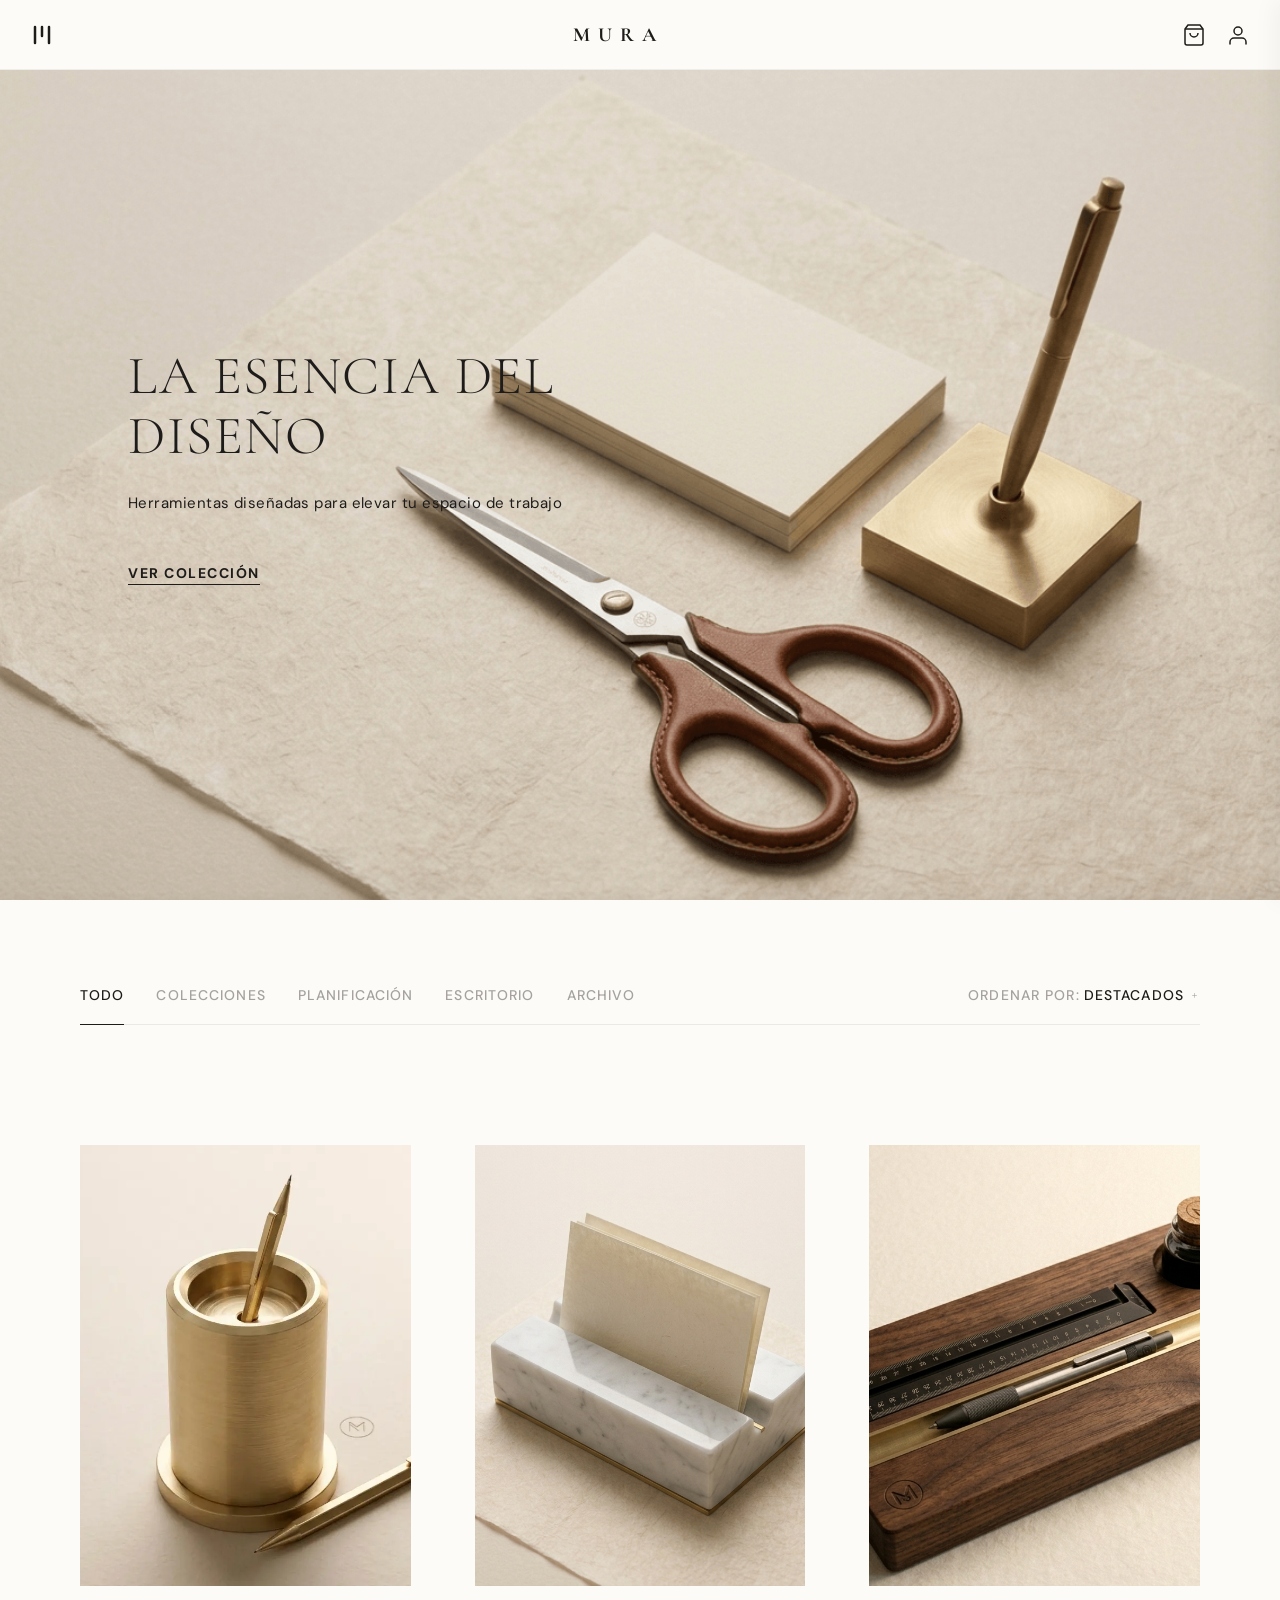
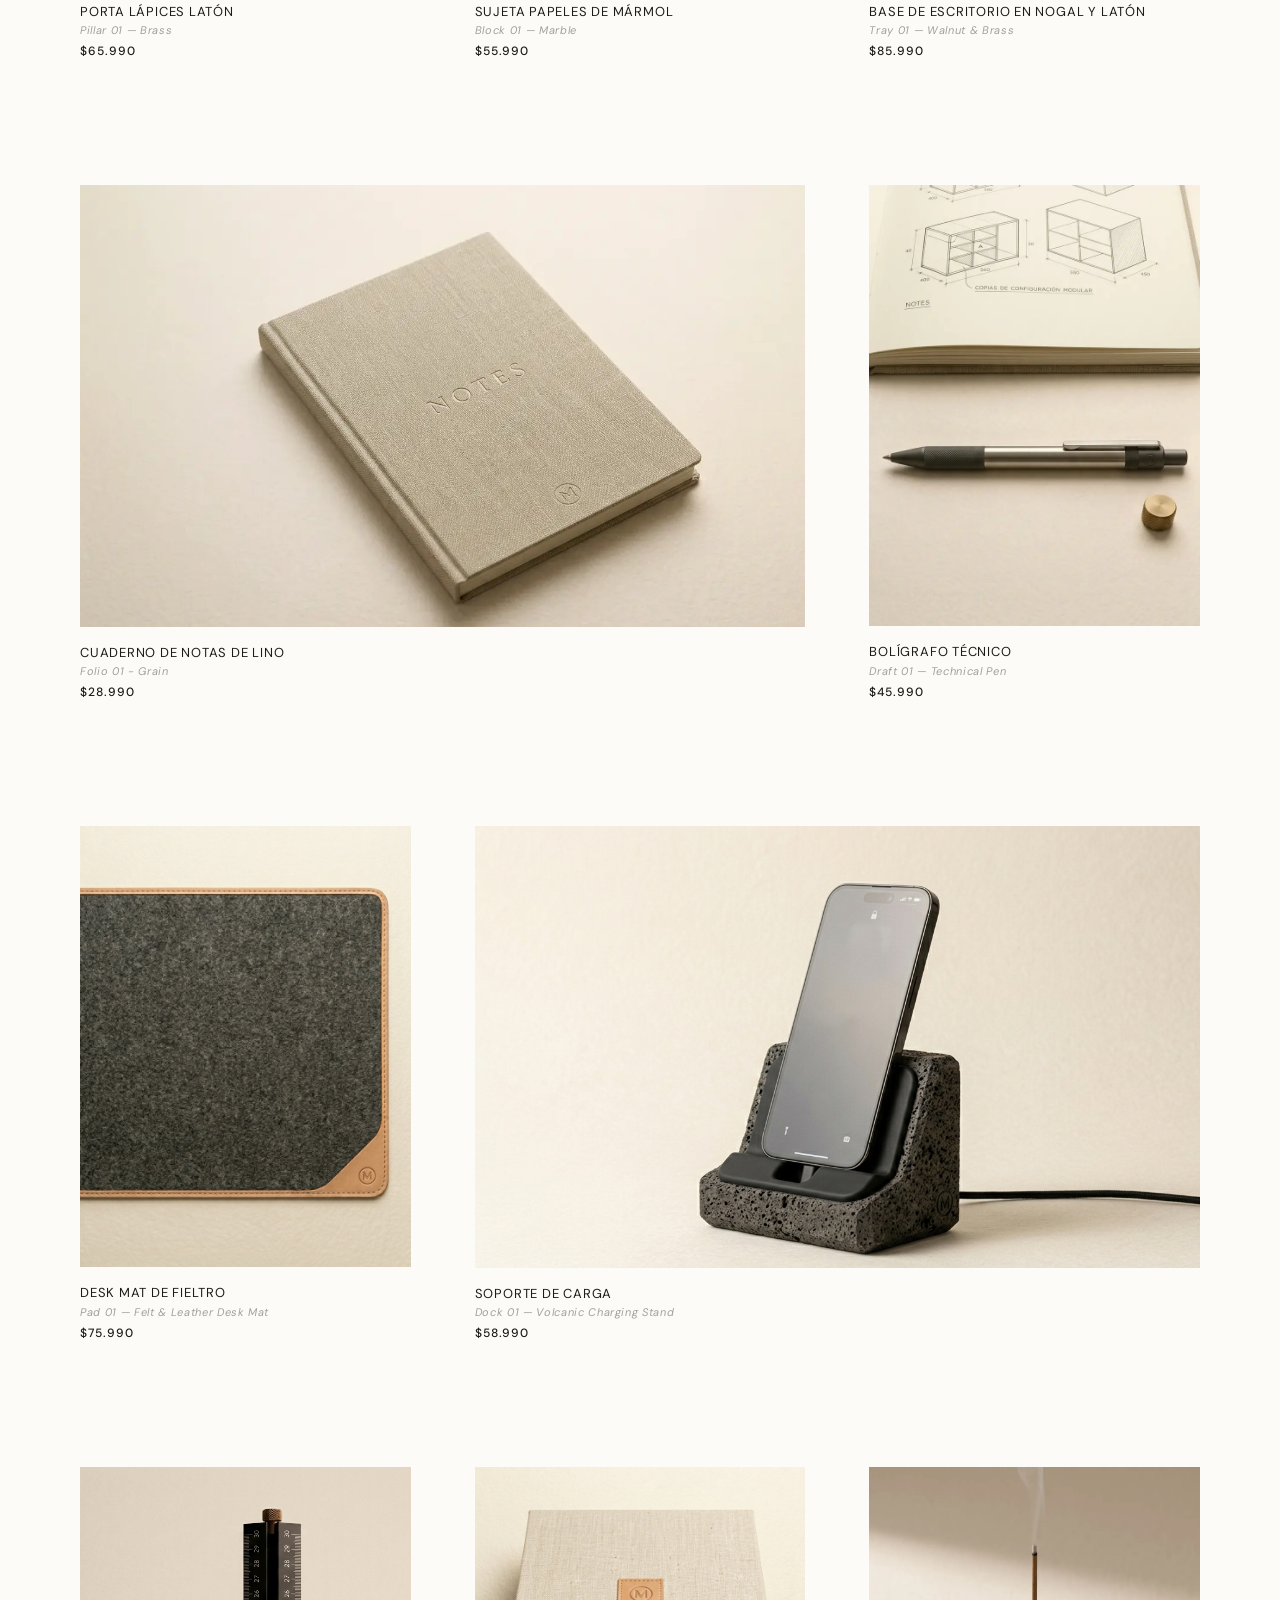
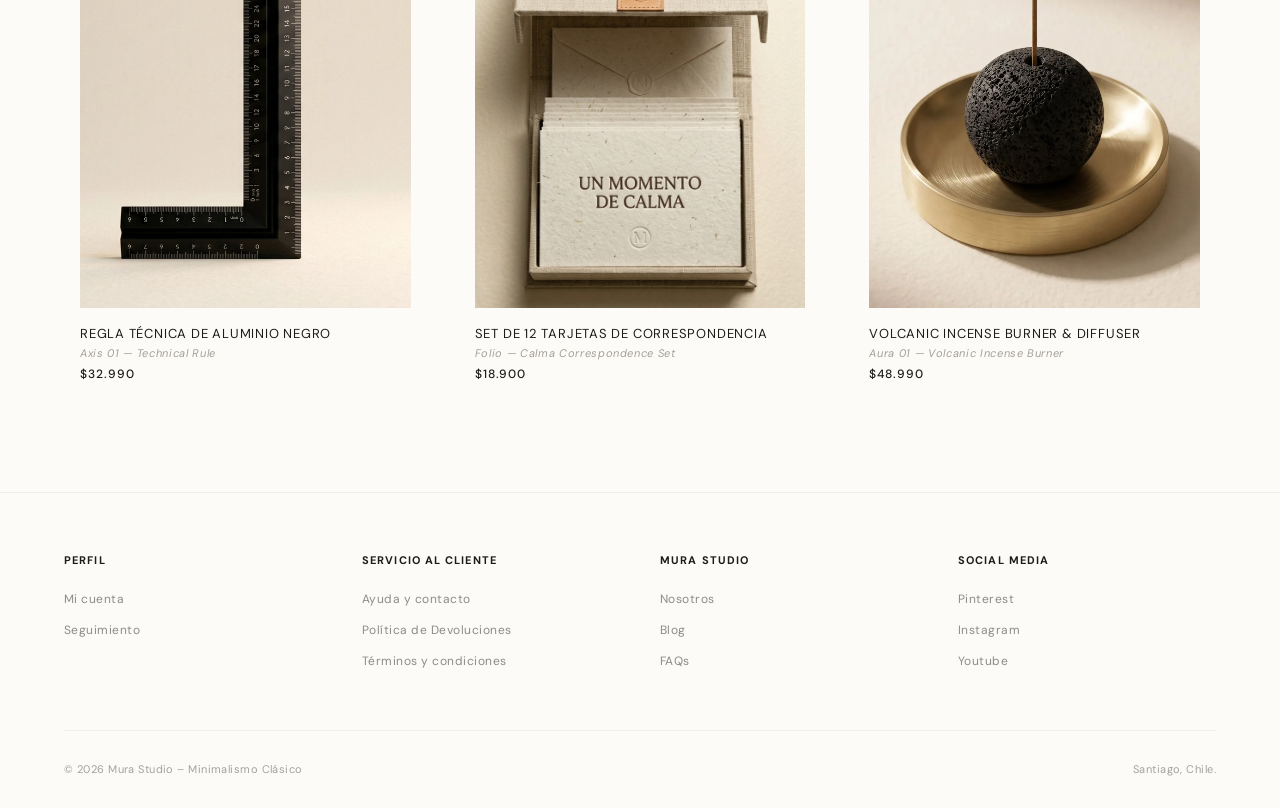
<file: index.html>
<!doctype html>
<html lang="es">
  <head>
    <meta charset="UTF-8" />
    <meta name="viewport" content="width=device-width, initial-scale=1.0" />
    <title>Mura Studio • E-commerce</title>

    <!-- Fuentes Editoriales y Minimalistas -->
    <link rel="preconnect" href="https://fonts.googleapis.com" />
    <link rel="preconnect" href="https://fonts.gstatic.com" crossorigin />
    <link
      href="https://fonts.googleapis.com/css2?family=Cormorant+Garamond:ital,wght@0,300..700;1,300..700&family=DM+Sans:ital,opsz,wght@0,9..40,100..1000;1,9..40,100..1000&display=swap"
      rel="stylesheet"
    />

    <!-- Precarga de Imagen Crítica (LCP) -->
    <link rel="preload" as="image" href="../assets/images/hero-mura.png" />

    <!-- Estilos de Terceros y Propios -->
    <link
      rel="stylesheet"
      href="https://cdn.jsdelivr.net/npm/swiper@11/swiper-bundle.min.css"
    />
    <link rel="stylesheet" href="css/main.css" />
  </head>
  <body>
    <!-- 🌟 UBICACIÓN CORRECTA: Notificación global flotante al inicio del body -->
    <div id="cart-toast-notification" class="cart-toast"></div>

    <!-- ==========================================================================
       HEADER (Navegación Superior)
       ========================================================================== -->
    <header class="site-header">
      <div class="header-container">
        <div class="header-action-left">
          <button
            class="icon-btn icon-btn-menu"
            id="openMenuBtn"
            aria-label="Abrir menú"
          >
            <svg
              width="24"
              height="24"
              viewBox="0 0 24 24"
              fill="none"
              xmlns="http://www.w3.org/2000/svg"
            >
              <path
                d="M5 4V20"
                stroke="currentColor"
                stroke-width="2.5"
                stroke-linecap="round"
              />
              <path
                d="M12 4V13"
                stroke="currentColor"
                stroke-width="2.5"
                stroke-linecap="round"
              />
              <path
                d="M19 4V20"
                stroke="currentColor"
                stroke-width="2.5"
                stroke-linecap="round"
              />
            </svg>
          </button>
        </div>

        <div class="header-logo site-logo">
          <a href="index.html">MURA</a>
        </div>

        <div class="header-actions-right">
          <!-- Eliminar o comentar este botón:
          <button class="icon-btn" aria-label="Buscar producto">
            <svg
              width="24"
              height="24"
              viewBox="0 0 24 24"
              fill="none"
              stroke="currentColor"
              stroke-width="1.5"
            >
              <circle cx="11" cy="11" r="8" />
              <line x1="21" y1="21" x2="16.65" y2="16.65" />
            </svg>
          </button> -->

          <!-- 🛠️ CORREGIDO: Se removió onclick inline y se asignó un ID sólido -->
          <button
            class="icon-btn header-cart-toggle"
            id="cartToggleBtn"
            aria-label="Ver carrito"
          >
            <svg
              width="24"
              height="24"
              viewBox="0 0 24 24"
              fill="none"
              stroke="currentColor"
              stroke-width="1.5"
            >
              <path d="M6 2L3 6v14a2 2 0 0 0 2 2h14a2 2 0 0 0 2-2V6l-3-4z" />
              <line x1="3" y1="6" x2="21" y2="6" />
              <path d="M16 10a4 4 0 0 1-8 0" />
            </svg>
            <span class="cart-dot"></span>
          </button>

          <a href="mi-cuenta.html" class="icon-btn" aria-label="Mi cuenta">
            <svg
              width="24"
              height="24"
              viewBox="0 0 24 24"
              fill="none"
              stroke="currentColor"
              stroke-width="1.5"
              stroke-linecap="round"
              stroke-linejoin="round"
            >
              <circle cx="12" cy="8" r="4" />
              <path d="M20 21v-2a4 4 0 0 0-4-4H8a4 4 0 0 0-4 4v2" />
            </svg>
          </a>
        </div>
      </div>
    </header>

    <!-- ==========================================================================
       MAIN CONTENT (Contenido Principal)
       ========================================================================== -->
    <main>
      <!-- Hero / Portada principal -->
      <section class="hero-section hero-content-wrapper">
        <div class="hero-text-container">
          <h1 class="hero-title">LA ESENCIA DEL DISEÑO</h1>
          <p class="hero-subtitle">
            Herramientas diseñadas para elevar tu espacio de trabajo
          </p>
          <button class="btn nav-link-filter" data-category="colecciones">VER COLECCIÓN</button>
           
        </div>
      </section>

      <!-- Barra de Filtros y Ordenamiento -->
      <section class="catalog-controls-section">
        <div class="catalog-container">
          <div class="filter-order-bar">
            <nav class="main-categories-nav">
              <button class="category-main-btn is-active">Todo</button>
              <button class="category-main-btn">Colecciones</button>
              <button class="category-main-btn">Planificación</button>
              <button class="category-main-btn">Escritorio</button>
              <button class="category-main-btn">Archivo</button>
            </nav>

            <div class="controls-right-group">
              <div class="catalog-sort" id="customSortDropdown">
                <button class="sort-trigger-btn" aria-expanded="false">
                  Ordenar por:
                  <span class="sort-target" id="currentTarget">Destacados</span>
                  <span class="sort-icon">＋</span>
                </button>
                <ul class="sort-options-list">
                  <li class="sort-item is-selected" data-value="destacados">
                    Destacados
                  </li>
                  <li class="sort-item" data-value="novedades">Lo más nuevo</li>
                  <li class="sort-item" data-value="precio-asc">
                    Precio: Menor a Mayor
                  </li>
                  <li class="sort-item" data-value="precio-desc">
                    Precio: Mayor a Menor
                  </li>
                </ul>
              </div>
            </div>
          </div>
        </div>
      </section>

      <!-- Grilla de Productos -->
      <section class="products-grid-section">
        <div class="catalog-container">
          <div id="products-grid" class="products-grid"></div>
        </div>
      </section>
    </main>

    <!-- ==========================================================================
       DRAWERS & INTERFACES LATERALES
       ========================================================================== -->

    <!-- Menú de Navegación Lateral Izquierdo -->
    <aside class="menu-drawer" id="menuDrawer">
      <div class="drawer-header">
        <button
          class="icon-btn close-btn"
          id="closeMenuBtn"
          aria-label="Cerrar menú"
        >
          <svg
            width="24"
            height="24"
            viewBox="0 0 24 24"
            fill="none"
            xmlns="http://www.w3.org/2000/svg"
          >
            <path
              d="M18 6L6 18M6 6L18 18"
              stroke="currentColor"
              stroke-width="1.5"
              stroke-linecap="round"
              stroke-linejoin="round"
            />
          </svg>
        </button>
        <span class="drawer-brand">MURA</span>
      </div>
      <nav class="drawer-nav">
        <ul class="drawer-links">
          <li>
            <a href="#" class="nav-link-filter" data-category="todo">Todo</a>
          </li>
          <li>
            <a href="#" class="nav-link-filter" data-category="colecciones"
              >Colecciones</a
            >
          </li>
          <li>
            <a href="#" class="nav-link-filter" data-category="planificacion"
              >Planificación</a
            >
          </li>
          <li>
            <a href="#" class="nav-link-filter" data-category="escritorio"
              >Escritorio</a
            >
          </li>
          <li>
            <a href="#" class="nav-link-filter" data-category="archivo"
              >Archivo</a
            >
          </li>
          <!-- Separador visual sutil -->
          <div class="drawer-divider"></div>
          <li><a href="nosotros.html">Sobre Mura</a></li>
          <li><a href="mi-cuenta.html">Mi Cuenta</a></li>
          <li><a href="seguimiento.html">Seguimiento de Pedido</a></li>
          <li><a href="contacto.html">Ayuda y Contacto</a></li>
          <li><a href="reembolsos.html">Política de Devoluciones</a></li>
        </ul>
      </nav>
    </aside>

    <aside class="cart-drawer" id="cart-drawer">
      <div class="drawer-header">
        <button
          class="icon-btn close-btn"
          id="closeCartBtn"
          aria-label="Cerrar carrito"
        >
          <svg
            width="24"
            height="24"
            viewBox="0 0 24 24"
            fill="none"
            stroke="currentColor"
            stroke-width="1.5"
          >
            <path d="M18 6L6 18M6 6L18 18" stroke-linecap="round" />
          </svg>
        </button>
        <span class="drawer-brand">TU COLECCIÓN</span>
      </div>

      <div class="cart-body"></div>

      <div class="cart-footer">
        <div class="cart-total-row">
          <span>Subtotal:</span>
          <span class="total-price">$0</span>
        </div>
        <button class="btn checkout-submit-btn">PROCESAR COMPRA</button>
      </div>
    </aside>

    <footer class="site-footer">
      <div class="footer-container">
        <div class="footer-nav">
          <div class="footer-group">
            <button class="footer-trigger" aria-expanded="false">
              PERFIL <span class="footer-icon"></span>
            </button>
            <div class="footer-panel">
              <ul class="footer-links">
                <li><a href="mi-cuenta.html">Mi cuenta</a></li>
                <li><a href="seguimiento.html">Seguimiento</a></li>
              </ul>
            </div>
          </div>

          <div class="footer-group">
            <button class="footer-trigger" aria-expanded="false">
              SERVICIO AL CLIENTE <span class="footer-icon"></span>
            </button>
            <div class="footer-panel">
              <ul class="footer-links">
                <li><a href="contacto.html">Ayuda y contacto</a></li>
                <li><a href="reembolsos.html">Política de Devoluciones</a></li>
                <li><a href="proximamente.html">Términos y condiciones</a></li>
              </ul>
            </div>
          </div>

          <div class="footer-group">
            <button class="footer-trigger" aria-expanded="false">
              MURA STUDIO <span class="footer-icon"></span>
            </button>
            <div class="footer-panel">
              <ul class="footer-links">
                <li><a href="nosotros.html">Nosotros</a></li>
                <li><a href="proximamente.html">Blog</a></li>
                <li><a href="proximamente.html">FAQs</a></li>
              </ul>
            </div>
          </div>

          <div class="footer-group">
            <button class="footer-trigger" aria-expanded="false">
              SOCIAL MEDIA <span class="footer-icon"></span>
            </button>
            <div class="footer-panel">
              <ul class="footer-links">
                <li>
                  <a href="https://pinterest.com" target="_blank" rel="noopener"
                    >Pinterest</a
                  >
                </li>
                <li>
                  <a href="https://instagram.com" target="_blank" rel="noopener"
                    >Instagram</a
                  >
                </li>
                <li>
                  <a href="https://youtube.com" target="_blank" rel="noopener"
                    >Youtube</a
                  >
                </li>
              </ul>
            </div>
          </div>
        </div>

        <div class="footer-bottom">
          <p class="copyright">© 2026 Mura Studio – Minimalismo Clásico</p>
          <p class="location">Santiago, Chile.</p>
        </div>
      </div>
    </footer>

    <div class="drawer-overlay" id="drawerOverlay"></div>

    <script src="https://cdn.jsdelivr.net/npm/swiper@11/swiper-bundle.min.js"></script>
    <script src="js/products.js"></script>
    <script src="js/cart.js"></script>
    <script src="js/main.js"></script>
  </body>
</html>
</file>
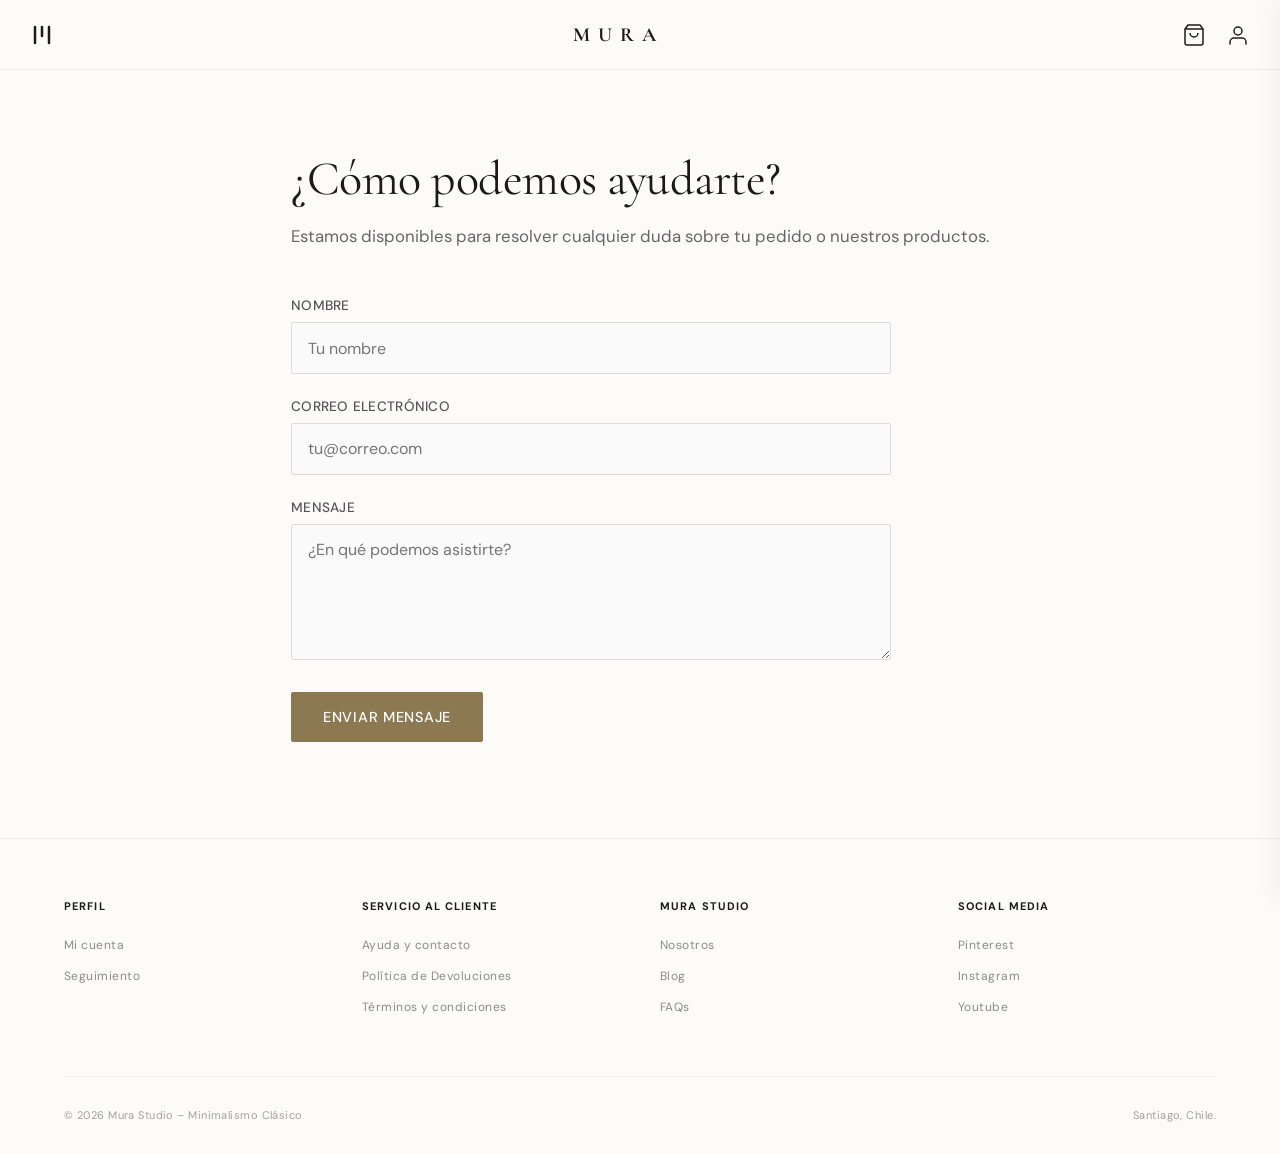
<file: contacto.html>
<!doctype html>
<html lang="es">
  <head>
    <meta charset="UTF-8" />
    <meta name="viewport" content="width=device-width, initial-scale=1.0" />
    <title>Contacto • Mura Studio</title>

    <!-- Fuentes Editoriales y Minimalistas -->
    <link rel="preconnect" href="https://fonts.googleapis.com" />
    <link rel="preconnect" href="https://fonts.gstatic.com" crossorigin />
    <link
      href="https://fonts.googleapis.com/css2?family=Cormorant+Garamond:ital,wght@0,300..700;1,300..700&family=DM+Sans:ital,opsz,wght@0,9..40,100..1000;1,9..40,100..1000&display=swap"
      rel="stylesheet"
    />

    <!-- Estilos Propios -->
    <link rel="stylesheet" href="css/main.css" />
  </head>
  <body>
    <header class="site-header">
      <div class="header-container">
        <div class="header-action-left">
          <button
            class="icon-btn icon-btn-menu"
            id="openMenuBtn"
            aria-label="Abrir menú"
          >
            <svg
              width="24"
              height="24"
              viewBox="0 0 24 24"
              fill="none"
              xmlns="http://www.w3.org/2000/svg"
            >
              <path
                d="M5 4V20"
                stroke="currentColor"
                stroke-width="2.5"
                stroke-linecap="round"
              />
              <path
                d="M12 4V13"
                stroke="currentColor"
                stroke-width="2.5"
                stroke-linecap="round"
              />
              <path
                d="M19 4V20"
                stroke="currentColor"
                stroke-width="2.5"
                stroke-linecap="round"
              />
            </svg>
          </button>
        </div>

        <div class="header-logo site-logo">
          <a href="index.html">MURA</a>
        </div>

        <div class="header-actions-right">
          <!-- Eliminar o comentar este botón:
          <button class="icon-btn" aria-label="Buscar producto">
            <svg
              width="24"
              height="24"
              viewBox="0 0 24 24"
              fill="none"
              stroke="currentColor"
              stroke-width="1.5"
            >
              <circle cx="11" cy="11" r="8" />
              <line x1="21" y1="21" x2="16.65" y2="16.65" />
            </svg>
          </button> -->

          <!-- 🛠️ CORREGIDO: Se removió onclick inline y se asignó un ID sólido -->
          <button
            class="icon-btn header-cart-toggle"
            id="cartToggleBtn"
            aria-label="Ver carrito"
          >
            <svg
              width="24"
              height="24"
              viewBox="0 0 24 24"
              fill="none"
              stroke="currentColor"
              stroke-width="1.5"
            >
              <path d="M6 2L3 6v14a2 2 0 0 0 2 2h14a2 2 0 0 0 2-2V6l-3-4z" />
              <line x1="3" y1="6" x2="21" y2="6" />
              <path d="M16 10a4 4 0 0 1-8 0" />
            </svg>
            <span class="cart-dot"></span>
          </button>

         <a href="mi-cuenta.html" class="icon-btn" aria-label="Mi cuenta">
            <svg
              width="24"
              height="24"
              viewBox="0 0 24 24"
              fill="none"
              stroke="currentColor"
              stroke-width="1.5"
              stroke-linecap="round"
              stroke-linejoin="round"
            >
              <circle cx="12" cy="8" r="4" />
              <path d="M20 21v-2a4 4 0 0 0-4-4H8a4 4 0 0 0-4 4v2" />
            </svg>
          </a>
        </div>
      </div>
    </header>
    <!-- Menú de Navegación Lateral Izquierdo -->
    <aside class="menu-drawer" id="menuDrawer">
      <div class="drawer-header">
        <button
          class="icon-btn close-btn"
          id="closeMenuBtn"
          aria-label="Cerrar menú"
        >
          <svg
            width="24"
            height="24"
            viewBox="0 0 24 24"
            fill="none"
            xmlns="http://www.w3.org/2000/svg"
          >
            <path
              d="M18 6L6 18M6 6L18 18"
              stroke="currentColor"
              stroke-width="1.5"
              stroke-linecap="round"
              stroke-linejoin="round"
            />
          </svg>
        </button>
        <span class="drawer-brand">MURA</span>
      </div>
      <nav class="drawer-nav">
         <ul class="drawer-links">
          <li>
            <a href="#" class="nav-link-filter" data-category="todo">Todo</a>
          </li>
          <li>
            <a href="#" class="nav-link-filter" data-category="colecciones"
              >Colecciones</a
            >
          </li>
          <li>
            <a href="#" class="nav-link-filter" data-category="planificacion"
              >Planificación</a
            >
          </li>
          <li>
            <a href="#" class="nav-link-filter" data-category="escritorio"
              >Escritorio</a
            >
          </li>
          <li>
            <a href="#" class="nav-link-filter" data-category="archivo"
              >Archivo</a
            >
          </li>
          <!-- Separador visual sutil -->
          <div class="drawer-divider"></div>
          <li><a href="nosotros.html">Sobre Mura</a></li>
          <li><a href="mi-cuenta.html">Mi Cuenta</a></li>
          <li><a href="seguimiento.html">Seguimiento de Pedido</a></li>
          <li><a href="contacto.html">Ayuda y Contacto</a></li>
          <li><a href="reembolsos.html">Política de Devoluciones</a></li>
        </ul>
      </nav>
    </aside>

    <aside class="cart-drawer" id="cart-drawer">
      <div class="drawer-header">
        <button
          class="icon-btn close-btn"
          id="closeCartBtn"
          aria-label="Cerrar carrito"
        >
          <svg
            width="24"
            height="24"
            viewBox="0 0 24 24"
            fill="none"
            stroke="currentColor"
            stroke-width="1.5"
          >
            <path d="M18 6L6 18M6 6L18 18" stroke-linecap="round" />
          </svg>
        </button>
        <span class="drawer-brand">TU COLECCIÓN</span>
      </div>

      <div class="cart-body"></div>

      <div class="cart-footer">
        <div class="cart-total-row">
          <span>Subtotal:</span>
          <span class="total-price">$0</span>
        </div>
        <button class="btn checkout-submit-btn">PROCESAR COMPRA</button>
      </div>
    </aside>
    <section class="contact-container">
      <div class="contact-header">
        <h1>¿Cómo podemos ayudarte?</h1>
        <p>
          Estamos disponibles para resolver cualquier duda sobre tu pedido o
          nuestros productos.
        </p>
      </div>

      <form class="contact-form" @submit.prevent="handleSubmit">
        <div class="form-group">
          <label for="name">Nombre</label>
          <input type="text" id="name" placeholder="Tu nombre" required />
        </div>

        <div class="form-group">
          <label for="email">Correo electrónico</label>
          <input type="email" id="email" placeholder="tu@correo.com" required />
        </div>

        <div class="form-group">
          <label for="message">Mensaje</label>
          <textarea
            id="message"
            rows="5"
            placeholder="¿En qué podemos asistirte?"
            required
          ></textarea>
        </div>

        <button type="submit" class="submit-btn">Enviar mensaje</button>
      </form>
    </section>
    <footer class="site-footer">
      <div class="footer-container">
        <div class="footer-nav">
          <div class="footer-group">
            <button class="footer-trigger" aria-expanded="false">
              PERFIL <span class="footer-icon"></span>
            </button>
            <div class="footer-panel">
              <ul class="footer-links">
                <li><a href="mi-cuenta.html">Mi cuenta</a></li>
                <li><a href="seguimiento.html">Seguimiento</a></li>
              </ul>
            </div>
          </div>

          <div class="footer-group">
            <button class="footer-trigger" aria-expanded="false">
              SERVICIO AL CLIENTE <span class="footer-icon"></span>
            </button>
            <div class="footer-panel">
              <ul class="footer-links">
                <li><a href="contacto.html">Ayuda y contacto</a></li>
                <li><a href="reembolsos.html">Política de Devoluciones</a></li>
                <li><a href="proximamente.html">Términos y condiciones</a></li>
              </ul>
            </div>
          </div>

          <div class="footer-group">
            <button class="footer-trigger" aria-expanded="false">
              MURA STUDIO <span class="footer-icon"></span>
            </button>
            <div class="footer-panel">
              <ul class="footer-links">
                <li><a href="nosotros.html">Nosotros</a></li>
                <li><a href="proximamente.html">Blog</a></li>
                <li><a href="proximamente.html">FAQs</a></li>
              </ul>
            </div>
          </div>

          <div class="footer-group">
            <button class="footer-trigger" aria-expanded="false">
              SOCIAL MEDIA <span class="footer-icon"></span>
            </button>
            <div class="footer-panel">
              <ul class="footer-links">
                <li>
                  <a href="https://pinterest.com" target="_blank" rel="noopener"
                    >Pinterest</a
                  >
                </li>
                <li>
                  <a href="https://instagram.com" target="_blank" rel="noopener"
                    >Instagram</a
                  >
                </li>
                <li>
                  <a href="https://youtube.com" target="_blank" rel="noopener"
                    >Youtube</a
                  >
                </li>
              </ul>
            </div>
          </div>
        </div>

        <div class="footer-bottom">
          <p class="copyright">© 2026 Mura Studio – Minimalismo Clásico</p>
          <p class="location">Santiago, Chile.</p>
        </div>
      </div>
    </footer>
    <div class="drawer-overlay" id="drawerOverlay"></div>

    <script src="https://cdn.jsdelivr.net/npm/swiper@11/swiper-bundle.min.js"></script>
    <script src="js/products.js"></script>
    <script src="js/cart.js"></script>
    <script src="js/main.js"></script>
  </body>
</html>

<script>
  export default {
    methods: {
      handleSubmit() {
        // Lógica de envío del formulario
        alert("Mensaje enviado con éxito. Te responderemos pronto.");
      },
    },
  };
</script>
</file>
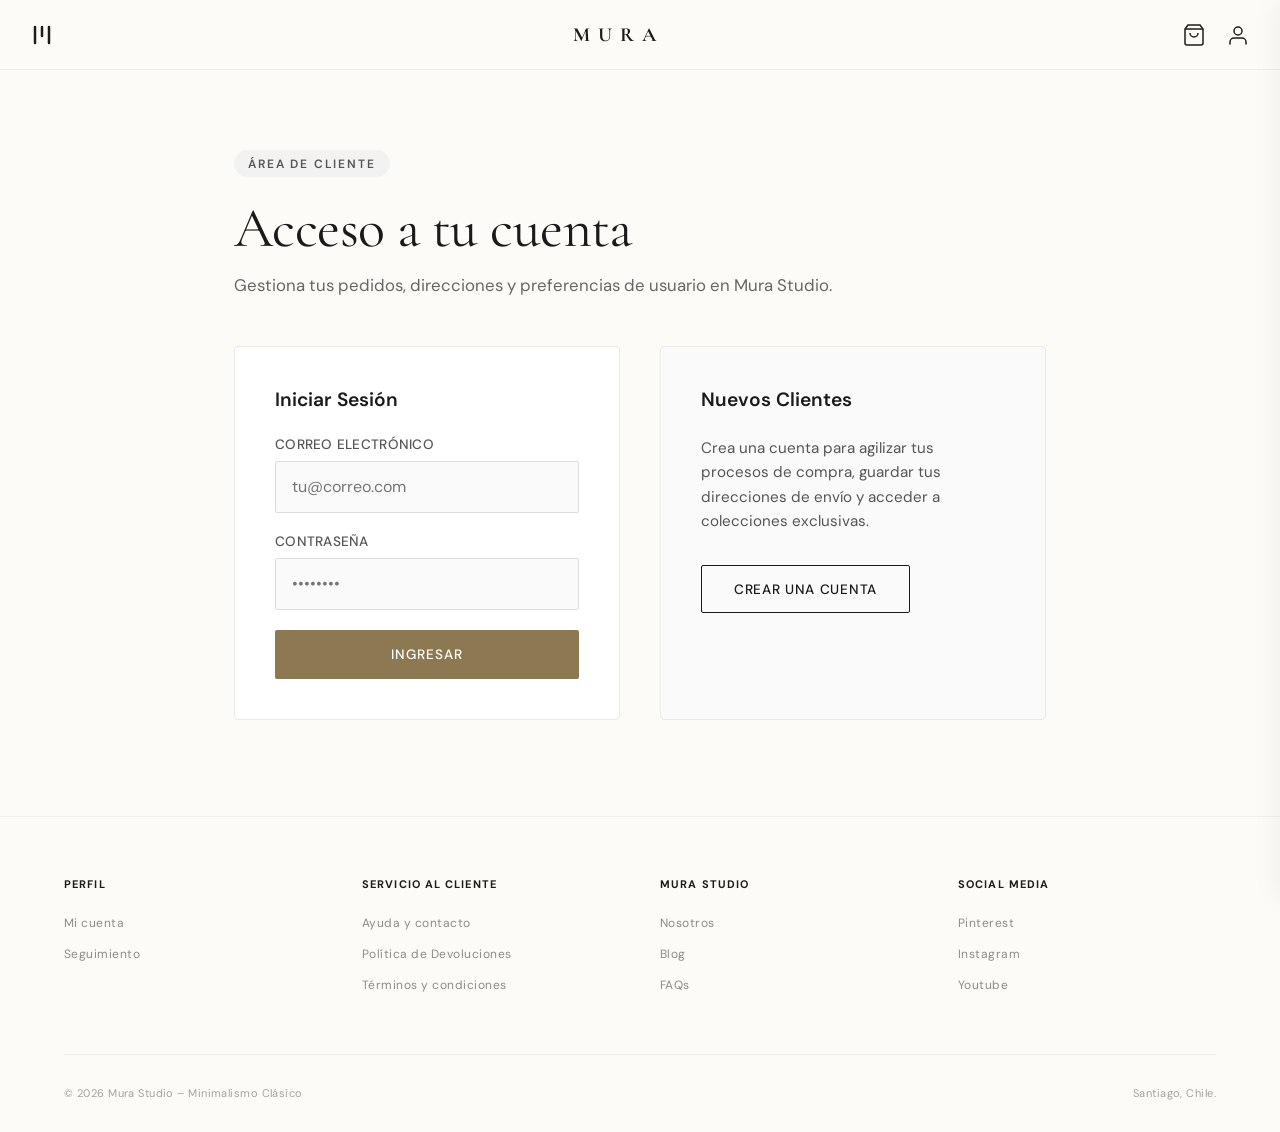
<file: mi-cuenta.html>
<!doctype html>
<html lang="es">
  <head>
    <meta charset="UTF-8" />
    <meta name="viewport" content="width=device-width, initial-scale=1.0" />
    <title>Contacto • Mura Studio</title>

    <!-- Fuentes Editoriales y Minimalistas -->
    <link rel="preconnect" href="https://fonts.googleapis.com" />
    <link rel="preconnect" href="https://fonts.gstatic.com" crossorigin />
    <link
      href="https://fonts.googleapis.com/css2?family=Cormorant+Garamond:ital,wght@0,300..700;1,300..700&family=DM+Sans:ital,opsz,wght@0,9..40,100..1000;1,9..40,100..1000&display=swap"
      rel="stylesheet"
    />

    <!-- Estilos Propios -->
    <link rel="stylesheet" href="css/main.css" />
  </head>
  <body>
    <header class="site-header">
      <div class="header-container">
        <div class="header-action-left">
          <button
            class="icon-btn icon-btn-menu"
            id="openMenuBtn"
            aria-label="Abrir menú"
          >
            <svg
              width="24"
              height="24"
              viewBox="0 0 24 24"
              fill="none"
              xmlns="http://www.w3.org/2000/svg"
            >
              <path
                d="M5 4V20"
                stroke="currentColor"
                stroke-width="2.5"
                stroke-linecap="round"
              />
              <path
                d="M12 4V13"
                stroke="currentColor"
                stroke-width="2.5"
                stroke-linecap="round"
              />
              <path
                d="M19 4V20"
                stroke="currentColor"
                stroke-width="2.5"
                stroke-linecap="round"
              />
            </svg>
          </button>
        </div>

        <div class="header-logo site-logo">
          <a href="index.html">MURA</a>
        </div>

        <div class="header-actions-right">
          <!-- Eliminar o comentar este botón:
          <button class="icon-btn" aria-label="Buscar producto">
            <svg
              width="24"
              height="24"
              viewBox="0 0 24 24"
              fill="none"
              stroke="currentColor"
              stroke-width="1.5"
            >
              <circle cx="11" cy="11" r="8" />
              <line x1="21" y1="21" x2="16.65" y2="16.65" />
            </svg>
          </button> -->
          <!-- 🛠️ CORREGIDO: Se removió onclick inline y se asignó un ID sólido -->
          <button
            class="icon-btn header-cart-toggle"
            id="cartToggleBtn"
            aria-label="Ver carrito"
          >
            <svg
              width="24"
              height="24"
              viewBox="0 0 24 24"
              fill="none"
              stroke="currentColor"
              stroke-width="1.5"
            >
              <path d="M6 2L3 6v14a2 2 0 0 0 2 2h14a2 2 0 0 0 2-2V6l-3-4z" />
              <line x1="3" y1="6" x2="21" y2="6" />
              <path d="M16 10a4 4 0 0 1-8 0" />
            </svg>
            <span class="cart-dot"></span>
          </button>

          <a href="mi-cuenta.html" class="icon-btn" aria-label="Mi cuenta">
            <svg
              width="24"
              height="24"
              viewBox="0 0 24 24"
              fill="none"
              stroke="currentColor"
              stroke-width="1.5"
              stroke-linecap="round"
              stroke-linejoin="round"
            >
              <circle cx="12" cy="8" r="4" />
              <path d="M20 21v-2a4 4 0 0 0-4-4H8a4 4 0 0 0-4 4v2" />
            </svg>
          </a>
        </div>
      </div>
    </header>
    <!-- Menú de Navegación Lateral Izquierdo -->
    <aside class="menu-drawer" id="menuDrawer">
      <div class="drawer-header">
        <button
          class="icon-btn close-btn"
          id="closeMenuBtn"
          aria-label="Cerrar menú"
        >
          <svg
            width="24"
            height="24"
            viewBox="0 0 24 24"
            fill="none"
            xmlns="http://www.w3.org/2000/svg"
          >
            <path
              d="M18 6L6 18M6 6L18 18"
              stroke="currentColor"
              stroke-width="1.5"
              stroke-linecap="round"
              stroke-linejoin="round"
            />
          </svg>
        </button>
        <span class="drawer-brand">MURA</span>
      </div>
      <nav class="drawer-nav">
         <ul class="drawer-links">
          <li>
            <a href="#" class="nav-link-filter" data-category="todo">Todo</a>
          </li>
          <li>
            <a href="#" class="nav-link-filter" data-category="colecciones"
              >Colecciones</a
            >
          </li>
          <li>
            <a href="#" class="nav-link-filter" data-category="planificacion"
              >Planificación</a
            >
          </li>
          <li>
            <a href="#" class="nav-link-filter" data-category="escritorio"
              >Escritorio</a
            >
          </li>
          <li>
            <a href="#" class="nav-link-filter" data-category="archivo"
              >Archivo</a
            >
          </li>
          <!-- Separador visual sutil -->
          <div class="drawer-divider"></div>
          <li><a href="nosotros.html">Sobre Mura</a></li>
          <li><a href="mi-cuenta.html">Mi Cuenta</a></li>
          <li><a href="seguimiento.html">Seguimiento de Pedido</a></li>
          <li><a href="contacto.html">Ayuda y Contacto</a></li>
          <li><a href="reembolsos.html">Política de Devoluciones</a></li>
        </ul>
      </nav>
    </aside>

    <aside class="cart-drawer" id="cart-drawer">
      <div class="drawer-header">
        <button
          class="icon-btn close-btn"
          id="closeCartBtn"
          aria-label="Cerrar carrito"
        >
          <svg
            width="24"
            height="24"
            viewBox="0 0 24 24"
            fill="none"
            stroke="currentColor"
            stroke-width="1.5"
          >
            <path d="M18 6L6 18M6 6L18 18" stroke-linecap="round" />
          </svg>
        </button>
        <span class="drawer-brand">TU COLECCIÓN</span>
      </div>

      <div class="cart-body"></div>

      <div class="cart-footer">
        <div class="cart-total-row">
          <span>Subtotal:</span>
          <span class="total-price">$0</span>
        </div>
        <button class="btn checkout-submit-btn">PROCESAR COMPRA</button>
      </div>
    </aside>
    <main>
      <section class="account-container">
        <div class="account-header">
          <span class="account-tag">Área de cliente</span>
          <h1>Acceso a tu cuenta</h1>
          <p>Gestiona tus pedidos, direcciones y preferencias de usuario en Mura Studio.</p>
        </div>

        <div class="account-grid">
          <!-- Formulario de Acceso -->
          <div class="account-card">
            <h2>Iniciar Sesión</h2>
            <form class="mura-form" @submit.prevent>
              <div class="form-group">
                <label for="login-email">Correo electrónico</label>
                <input type="email" id="login-email" placeholder="tu@correo.com" required />
              </div>
              <div class="form-group">
                <label for="login-password">Contraseña</label>
                <input type="password" id="login-password" placeholder="••••••••" required />
              </div>
              <button type="submit" class="btn-mura-dark">Ingresar</button>
            </form>
          </div>

          <!-- Registro o Beneficios -->
          <div class="account-card light-bg">
            <h2>Nuevos Clientes</h2>
            <p>Crea una cuenta para agilizar tus procesos de compra, guardar tus direcciones de envío y acceder a colecciones exclusivas.</p>
            <a href="proximamente.html" class="btn-mura-outline">Crear una cuenta</a>
          </div>
        </div>
      </section>
    </main>
    <footer class="site-footer">
      <div class="footer-container">
        <div class="footer-nav">
          <div class="footer-group">
            <button class="footer-trigger" aria-expanded="false">
              PERFIL <span class="footer-icon"></span>
            </button>
            <div class="footer-panel">
              <ul class="footer-links">
                <li><a href="mi-cuenta.html">Mi cuenta</a></li>
                <li><a href="seguimiento.html">Seguimiento</a></li>
              </ul>
            </div>
          </div>

          <div class="footer-group">
            <button class="footer-trigger" aria-expanded="false">
              SERVICIO AL CLIENTE <span class="footer-icon"></span>
            </button>
            <div class="footer-panel">
              <ul class="footer-links">
                <li><a href="contacto.html">Ayuda y contacto</a></li>
                <li><a href="reembolsos.html">Política de Devoluciones</a></li>
                <li><a href="proximamente.html">Términos y condiciones</a></li>
              </ul>
            </div>
          </div>

          <div class="footer-group">
            <button class="footer-trigger" aria-expanded="false">
              MURA STUDIO <span class="footer-icon"></span>
            </button>
            <div class="footer-panel">
              <ul class="footer-links">
                <li><a href="nosotros.html">Nosotros</a></li>
                <li><a href="proximamente.html">Blog</a></li>
                <li><a href="proximamente.html">FAQs</a></li>
              </ul>
            </div>
          </div>

          <div class="footer-group">
            <button class="footer-trigger" aria-expanded="false">
              SOCIAL MEDIA <span class="footer-icon"></span>
            </button>
            <div class="footer-panel">
              <ul class="footer-links">
                <li>
                  <a href="https://pinterest.com" target="_blank" rel="noopener"
                    >Pinterest</a
                  >
                </li>
                <li>
                  <a href="https://instagram.com" target="_blank" rel="noopener"
                    >Instagram</a
                  >
                </li>
                <li>
                  <a href="https://youtube.com" target="_blank" rel="noopener"
                    >Youtube</a
                  >
                </li>
              </ul>
            </div>
          </div>
        </div>

        <div class="footer-bottom">
          <p class="copyright">© 2026 Mura Studio – Minimalismo Clásico</p>
          <p class="location">Santiago, Chile.</p>
        </div>
      </div>
    </footer>
    <div class="drawer-overlay" id="drawerOverlay"></div>

    <script src="https://cdn.jsdelivr.net/npm/swiper@11/swiper-bundle.min.js"></script>
    <script src="js/products.js"></script>
    <script src="js/cart.js"></script>
    <script src="js/main.js"></script>
  </body>
</html>
</file>
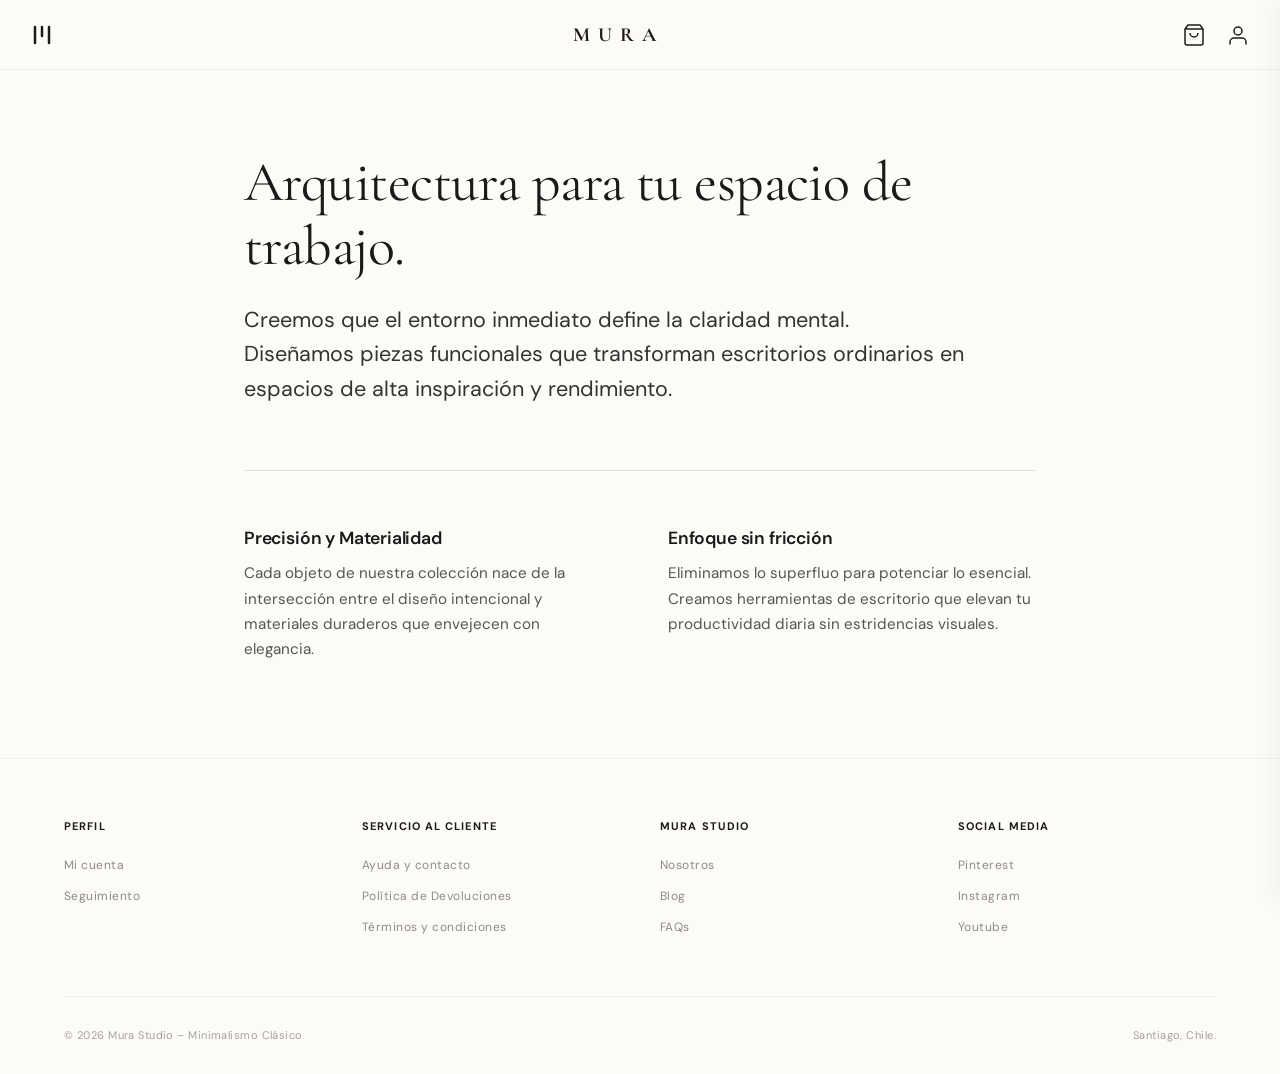
<file: nosotros.html>
<!doctype html>
<html lang="es">
  <head>
    <meta charset="UTF-8" />
    <meta name="viewport" content="width=device-width, initial-scale=1.0" />
    <title>Nosotros • Mura Studio</title>

    <!-- Fuentes Editoriales y Minimalistas -->
    <link rel="preconnect" href="https://fonts.googleapis.com" />
    <link rel="preconnect" href="https://fonts.gstatic.com" crossorigin />
    <link
      href="https://fonts.googleapis.com/css2?family=Cormorant+Garamond:ital,wght@0,300..700;1,300..700&family=DM+Sans:ital,opsz,wght@0,9..40,100..1000;1,9..40,100..1000&display=swap"
      rel="stylesheet"
    />

    <!-- Estilos Propios -->
    <link rel="stylesheet" href="css/main.css" />
  </head>
  <body>
 <header class="site-header">
      <div class="header-container">
        <div class="header-action-left">
          <button
            class="icon-btn icon-btn-menu"
            id="openMenuBtn"
            aria-label="Abrir menú"
          >
            <svg
              width="24"
              height="24"
              viewBox="0 0 24 24"
              fill="none"
              xmlns="http://www.w3.org/2000/svg"
            >
              <path
                d="M5 4V20"
                stroke="currentColor"
                stroke-width="2.5"
                stroke-linecap="round"
              />
              <path
                d="M12 4V13"
                stroke="currentColor"
                stroke-width="2.5"
                stroke-linecap="round"
              />
              <path
                d="M19 4V20"
                stroke="currentColor"
                stroke-width="2.5"
                stroke-linecap="round"
              />
            </svg>
          </button>
        </div>

        <div class="header-logo site-logo">
          <a href="index.html">MURA</a>
        </div>

        <div class="header-actions-right">
          <!-- Eliminar o comentar este botón:
          <button class="icon-btn" aria-label="Buscar producto">
            <svg
              width="24"
              height="24"
              viewBox="0 0 24 24"
              fill="none"
              stroke="currentColor"
              stroke-width="1.5"
            >
              <circle cx="11" cy="11" r="8" />
              <line x1="21" y1="21" x2="16.65" y2="16.65" />
            </svg>
          </button> -->

          <!-- 🛠️ CORREGIDO: Se removió onclick inline y se asignó un ID sólido -->
          <button
            class="icon-btn header-cart-toggle"
            id="cartToggleBtn"
            aria-label="Ver carrito"
          >
            <svg
              width="24"
              height="24"
              viewBox="0 0 24 24"
              fill="none"
              stroke="currentColor"
              stroke-width="1.5"
            >
              <path d="M6 2L3 6v14a2 2 0 0 0 2 2h14a2 2 0 0 0 2-2V6l-3-4z" />
              <line x1="3" y1="6" x2="21" y2="6" />
              <path d="M16 10a4 4 0 0 1-8 0" />
            </svg>
            <span class="cart-dot"></span>
          </button>

          <a href="mi-cuenta.html" class="icon-btn" aria-label="Mi cuenta">
            <svg
              width="24"
              height="24"
              viewBox="0 0 24 24"
              fill="none"
              stroke="currentColor"
              stroke-width="1.5"
              stroke-linecap="round"
              stroke-linejoin="round"
            >
              <circle cx="12" cy="8" r="4" />
              <path d="M20 21v-2a4 4 0 0 0-4-4H8a4 4 0 0 0-4 4v2" />
            </svg>
          </a>
        </div>
      </div>
    </header>
      <!-- Menú de Navegación Lateral Izquierdo -->
    <aside class="menu-drawer" id="menuDrawer">
      <div class="drawer-header">
        <button
          class="icon-btn close-btn"
          id="closeMenuBtn"
          aria-label="Cerrar menú"
        >
          <svg
            width="24"
            height="24"
            viewBox="0 0 24 24"
            fill="none"
            xmlns="http://www.w3.org/2000/svg"
          >
            <path
              d="M18 6L6 18M6 6L18 18"
              stroke="currentColor"
              stroke-width="1.5"
              stroke-linecap="round"
              stroke-linejoin="round"
            />
          </svg>
        </button>
        <span class="drawer-brand">MURA</span>
      </div>
      <nav class="drawer-nav">
         <ul class="drawer-links">
          <li>
            <a href="#" class="nav-link-filter" data-category="todo">Todo</a>
          </li>
          <li>
            <a href="#" class="nav-link-filter" data-category="colecciones"
              >Colecciones</a
            >
          </li>
          <li>
            <a href="#" class="nav-link-filter" data-category="planificacion"
              >Planificación</a
            >
          </li>
          <li>
            <a href="#" class="nav-link-filter" data-category="escritorio"
              >Escritorio</a
            >
          </li>
          <li>
            <a href="#" class="nav-link-filter" data-category="archivo"
              >Archivo</a
            >
          </li>
          <!-- Separador visual sutil -->
          <div class="drawer-divider"></div>
          <li><a href="nosotros.html">Sobre Mura</a></li>
          <li><a href="mi-cuenta.html">Mi Cuenta</a></li>
          <li><a href="seguimiento.html">Seguimiento de Pedido</a></li>
          <li><a href="contacto.html">Ayuda y Contacto</a></li>
          <li><a href="reembolsos.html">Política de Devoluciones</a></li>
        </ul>
      </nav>
    </aside>

    <aside class="cart-drawer" id="cart-drawer">
      <div class="drawer-header">
        <button
          class="icon-btn close-btn"
          id="closeCartBtn"
          aria-label="Cerrar carrito"
        >
          <svg
            width="24"
            height="24"
            viewBox="0 0 24 24"
            fill="none"
            stroke="currentColor"
            stroke-width="1.5"
          >
            <path d="M18 6L6 18M6 6L18 18" stroke-linecap="round" />
          </svg>
        </button>
        <span class="drawer-brand">TU COLECCIÓN</span>
      </div>

      <div class="cart-body"></div>

      <div class="cart-footer">
        <div class="cart-total-row">
          <span>Subtotal:</span>
          <span class="total-price">$0</span>
        </div>
        <button class="btn checkout-submit-btn">PROCESAR COMPRA</button>
      </div>
    </aside>
    <!-- Contenido de la página -->
    <main>
      <section class="about-container">
        <div class="about-hero">
          <h1>Arquitectura para tu espacio de trabajo.</h1>
          <p class="manifesto">
            Creemos que el entorno inmediato define la claridad mental. Diseñamos piezas funcionales que transforman escritorios ordinarios en espacios de alta inspiración y rendimiento.
          </p>
        </div>

        <div class="about-grid">
          <div class="about-block">
            <h3>Precisión y Materialidad</h3>
            <p>Cada objeto de nuestra colección nace de la intersección entre el diseño intencional y materiales duraderos que envejecen con elegancia.</p>
          </div>
          <div class="about-block">
            <h3>Enfoque sin fricción</h3>
            <p>Eliminamos lo superfluo para potenciar lo esencial. Creamos herramientas de escritorio que elevan tu productividad diaria sin estridencias visuales.</p>
          </div>
        </div>
      </section>
    </main>
 <footer class="site-footer">
      <div class="footer-container">
        <div class="footer-nav">
          <div class="footer-group">
            <button class="footer-trigger" aria-expanded="false">
              PERFIL <span class="footer-icon"></span>
            </button>
            <div class="footer-panel">
              <ul class="footer-links">
                <li><a href="mi-cuenta.html">Mi cuenta</a></li>
                <li><a href="seguimiento.html">Seguimiento</a></li>
              </ul>
            </div>
          </div>

          <div class="footer-group">
            <button class="footer-trigger" aria-expanded="false">
              SERVICIO AL CLIENTE <span class="footer-icon"></span>
            </button>
            <div class="footer-panel">
              <ul class="footer-links">
                <li><a href="contacto.html">Ayuda y contacto</a></li>
                <li><a href="reembolsos.html">Política de Devoluciones</a></li>
                <li><a href="proximamente.html">Términos y condiciones</a></li>
              </ul>
            </div>
          </div>

          <div class="footer-group">
            <button class="footer-trigger" aria-expanded="false">
              MURA STUDIO <span class="footer-icon"></span>
            </button>
            <div class="footer-panel">
              <ul class="footer-links">
                <li><a href="nosotros.html">Nosotros</a></li>
                <li><a href="proximamente.html">Blog</a></li>
                <li><a href="proximamente.html">FAQs</a></li>
              </ul>
            </div>
          </div>

          <div class="footer-group">
            <button class="footer-trigger" aria-expanded="false">
              SOCIAL MEDIA <span class="footer-icon"></span>
            </button>
            <div class="footer-panel">
              <ul class="footer-links">
                <li>
                  <a href="https://pinterest.com" target="_blank" rel="noopener"
                    >Pinterest</a
                  >
                </li>
                <li>
                  <a href="https://instagram.com" target="_blank" rel="noopener"
                    >Instagram</a
                  >
                </li>
                <li>
                  <a href="https://youtube.com" target="_blank" rel="noopener"
                    >Youtube</a
                  >
                </li>
              </ul>
            </div>
          </div>
        </div>

        <div class="footer-bottom">
          <p class="copyright">© 2026 Mura Studio – Minimalismo Clásico</p>
          <p class="location">Santiago, Chile.</p>
        </div>
      </div>
    </footer>
 <div class="drawer-overlay" id="drawerOverlay"></div>

    <script src="https://cdn.jsdelivr.net/npm/swiper@11/swiper-bundle.min.js"></script>
    <script src="js/products.js"></script>
    <script src="js/cart.js"></script>
    <script src="js/main.js"></script>
  </body>
</html>
</file>
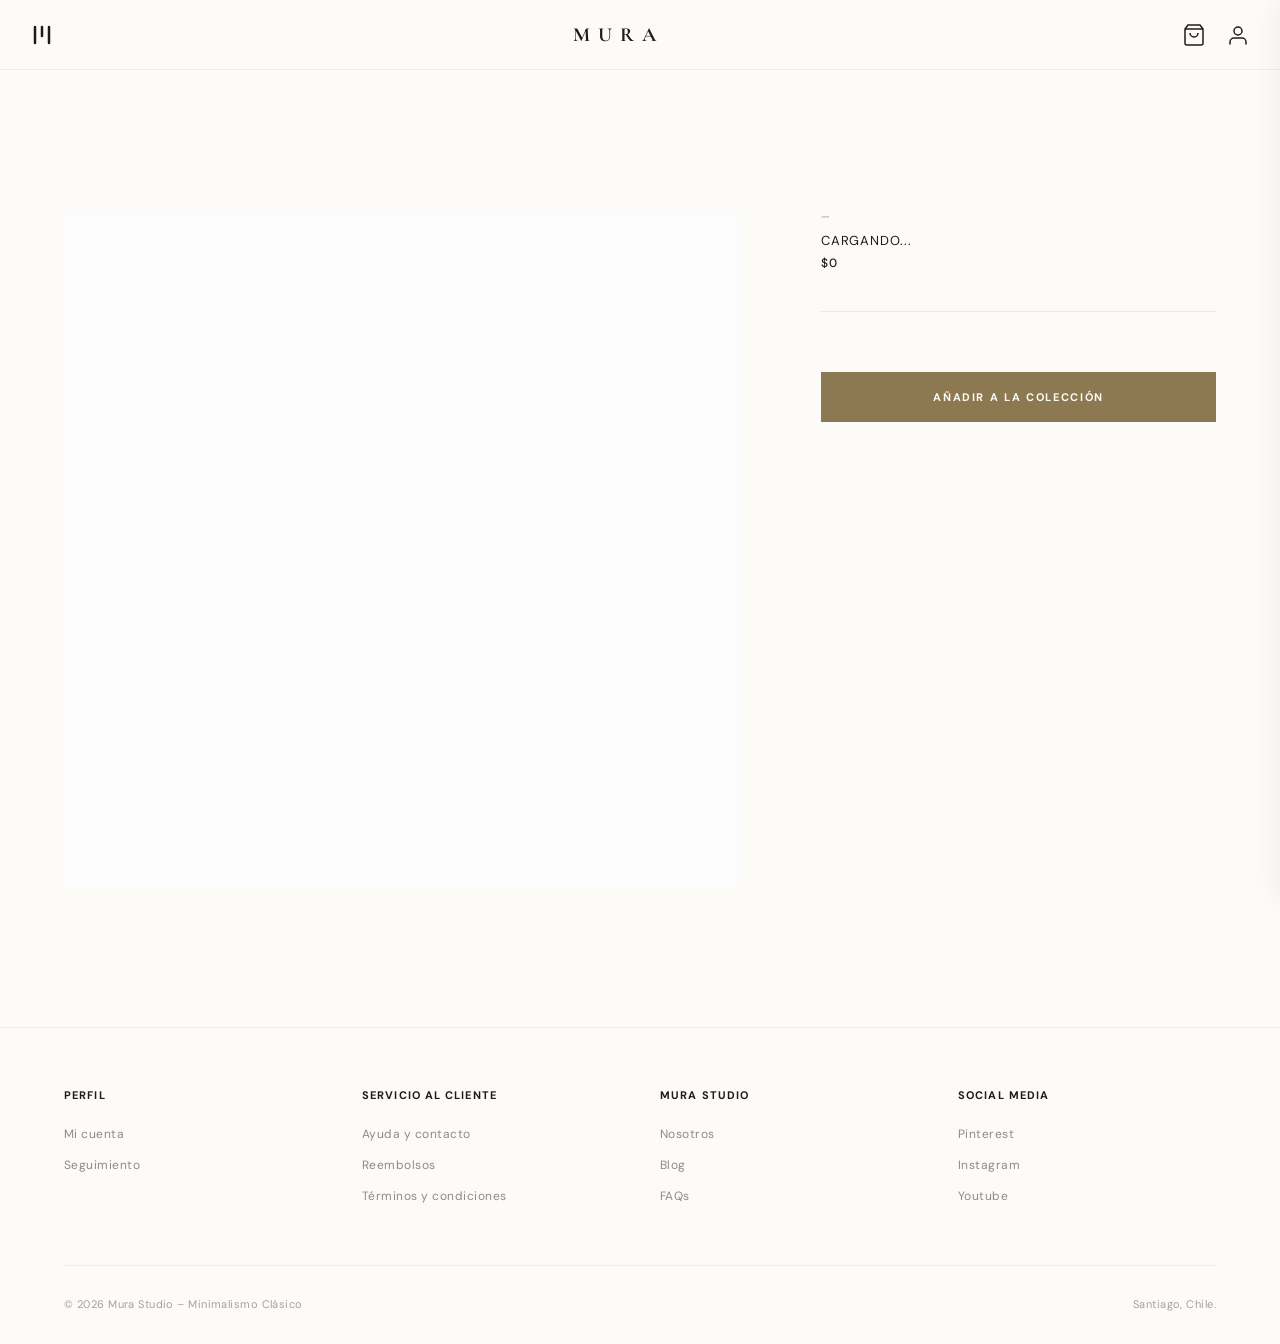
<file: product-detail.html>
<!doctype html>
<html lang="es">
  <head>
    <meta charset="UTF-8" />
    <meta name="viewport" content="width=device-width, initial-scale=1.0" />
    <title>Cargando Producto — Mura Studio</title>

    <link rel="preconnect" href="https://fonts.googleapis.com" />
    <link rel="preconnect" href="https://fonts.gstatic.com" crossorigin />
    <link href="https://fonts.googleapis.com/css2?family=Cormorant+Garamond:ital,wght@0,300..700;1,300..700&family=DM+Sans:ital,opsz,wght@0,9..40,100..1000;1,9..40,100..1000&display=swap" rel="stylesheet" />

    <link rel="stylesheet" href="https://cdn.jsdelivr.net/npm/swiper@11/swiper-bundle.min.css" />
    <link rel="stylesheet" href="css/main.css" />
  </head>
  <body>

    <div id="cart-toast-notification" class="cart-toast"></div>

    <header class="site-header">
      <div class="header-container">
        <div class="header-action-left">
          <button class="icon-btn icon-btn-menu" id="openMenuBtn" aria-label="Abrir menú">
            <svg width="24" height="24" viewBox="0 0 24 24" fill="none" xmlns="http://www.w3.org/2000/svg">
              <path d="M5 4V20" stroke="currentColor" stroke-width="2.5" stroke-linecap="round" />
              <path d="M12 4V13" stroke="currentColor" stroke-width="2.5" stroke-linecap="round" />
              <path d="M19 4V20" stroke="currentColor" stroke-width="2.5" stroke-linecap="round" />
            </svg>
          </button>
        </div>

        <div class="header-logo site-logo">
          <a href="index.html">MURA</a>
        </div>

        <div class="header-actions-right">
          <!-- Eliminar o comentar este botón:
          <button class="icon-btn" aria-label="Buscar producto">
            <svg
              width="24"
              height="24"
              viewBox="0 0 24 24"
              fill="none"
              stroke="currentColor"
              stroke-width="1.5"
            >
              <circle cx="11" cy="11" r="8" />
              <line x1="21" y1="21" x2="16.65" y2="16.65" />
            </svg>
          </button> -->
          <button class="icon-btn header-cart-toggle" id="cartToggleBtn" aria-label="Ver carrito">
            <svg width="24" height="24" viewBox="0 0 24 24" fill="none" stroke="currentColor" stroke-width="1.5">
              <path d="M6 2L3 6v14a2 2 0 0 0 2 2h14a2 2 0 0 0 2-2V6l-3-4z" />
              <line x1="3" y1="6" x2="21" y2="6" />
              <path d="M16 10a4 4 0 0 1-8 0" />
            </svg>
            <span class="cart-dot"></span>
          </button>

          <a href="mi-cuenta.html" class="icon-btn" aria-label="Mi cuenta">
            <svg
              width="24"
              height="24"
              viewBox="0 0 24 24"
              fill="none"
              stroke="currentColor"
              stroke-width="1.5"
              stroke-linecap="round"
              stroke-linejoin="round"
            >
              <circle cx="12" cy="8" r="4" />
              <path d="M20 21v-2a4 4 0 0 0-4-4H8a4 4 0 0 0-4 4v2" />
            </svg>
          </a>
        </div>
      </div>
    </header>

    <aside class="menu-drawer" id="menuDrawer">
      <div class="drawer-header">
        <button class="icon-btn close-btn" id="closeMenuBtn" aria-label="Cerrar menú">
          <svg width="24" height="24" viewBox="0 0 24 24" fill="none" xmlns="http://www.w3.org/2000/svg">
            <path d="M18 6L6 18M6 6L18 18" stroke="currentColor" stroke-width="1.5" stroke-linecap="round" stroke-linejoin="round"/>
          </svg>
        </button>
        <span class="drawer-brand">MURA</span>
      </div>
      <nav class="drawer-nav">
         <ul class="drawer-links">
          <li>
            <a href="#" class="nav-link-filter" data-category="todo">Todo</a>
          </li>
          <li>
            <a href="#" class="nav-link-filter" data-category="colecciones"
              >Colecciones</a
            >
          </li>
          <li>
            <a href="#" class="nav-link-filter" data-category="planificacion"
              >Planificación</a
            >
          </li>
          <li>
            <a href="#" class="nav-link-filter" data-category="escritorio"
              >Escritorio</a
            >
          </li>
          <li>
            <a href="#" class="nav-link-filter" data-category="archivo"
              >Archivo</a
            >
          </li>
          <!-- Separador visual sutil -->
          <div class="drawer-divider"></div>
          <li><a href="nosotros.html">Sobre Mura</a></li>
          <li><a href="mi-cuenta.html">Mi Cuenta</a></li>
          <li><a href="seguimiento.html">Seguimiento de Pedido</a></li>
          <li><a href="contacto.html">Ayuda y Contacto</a></li>
          <li><a href="reembolsos.html">Política de Devoluciones</a></li>
        </ul>
      </nav>
    </aside>

    <aside class="cart-drawer" id="cart-drawer">
      <div class="drawer-header">
        <button class="icon-btn close-btn" id="closeCartBtn" aria-label="Cerrar carrito">
          <svg width="24" height="24" viewBox="0 0 24 24" fill="none" stroke="currentColor" stroke-width="1.5">
            <path d="M18 6L6 18M6 6L18 18" stroke-linecap="round" stroke-linejoin="round"/>
          </svg>
        </button>
        <span class="drawer-brand">TU COLECCIÓN</span>
      </div>
      
      <div class="cart-body">
        </div>

      <div class="cart-footer">
        <div class="cart-total-row">
          <span>Subtotal:</span>
          <span class="total-price">$0</span>
        </div>
        <button class="btn checkout-submit-btn">PROCESAR COMPRA</button>
      </div>
    </aside>

    <main class="product-detail-main">
      <div class="product-detail-container">
        
        <section class="product-gallery">
          <div class="swiper detail-swiper">
            <div class="swiper-wrapper gallery-wrapper">
              <div class="swiper-slide gallery-image-item">
                <div class="loading-placeholder"></div>
              </div>
            </div>

            <div class="swiper-pagination"></div>
            <div class="swiper-button-prev"></div>
            <div class="swiper-button-next"></div>
          </div>
        </section>

        <section class="product-info-sidebar">
          <div class="sidebar-sticky-content">
            <div class="product-header">
              <span class="product-meta">—</span>
              <h1 class="product-title">Cargando...</h1>
              <p class="product-price">$0</p>
            </div>

            <div class="product-description"></div>

            <div class="product-specs"></div>

            <div class="product-actions">
              <button class="btn-add-to-collection">
                AÑADIR A LA COLECCIÓN
              </button>
            </div>
          </div>
        </section>

      </div>
    </main>

    <footer class="site-footer">
      <div class="footer-container">
        <div class="footer-nav">
          <div class="footer-group">
            <button class="footer-trigger" aria-expanded="false">
              PERFIL <span class="footer-icon"></span>
            </button>
            <div class="footer-panel">
              <ul class="footer-links">
                <li><a href="mi-cuenta.html">Mi cuenta</a></li>
                <li><a href="seguimiento.html">Seguimiento</a></li>
              </ul>
            </div>
          </div>

          <div class="footer-group">
            <button class="footer-trigger" aria-expanded="false">
              SERVICIO AL CLIENTE <span class="footer-icon"></span>
            </button>
            <div class="footer-panel">
              <ul class="footer-links">
                <li><a href="contacto.html">Ayuda y contacto</a></li>
                <li><a href="reembolsos.html">Reembolsos</a></li>
                <li><a href="proximamente.html">Términos y condiciones</a></li>
              </ul>
            </div>
          </div>

          <div class="footer-group">
            <button class="footer-trigger" aria-expanded="false">
              MURA STUDIO <span class="footer-icon"></span>
            </button>
            <div class="footer-panel">
              <ul class="footer-links">
                <li><a href="nosotros.html">Nosotros</a></li>
                <li><a href="proximamente.html">Blog</a></li>
                <li><a href="proximamente.html">FAQs</a></li>
              </ul>
            </div>
          </div>

          <div class="footer-group">
            <button class="footer-trigger" aria-expanded="false">
              SOCIAL MEDIA <span class="footer-icon"></span>
            </button>
            <div class="footer-panel">
              <ul class="footer-links">
               <li>
                  <a href="https://pinterest.com" target="_blank" rel="noopener"
                    >Pinterest</a
                  >
                </li>
                <li>
                  <a href="https://instagram.com" target="_blank" rel="noopener"
                    >Instagram</a
                  >
                </li>
                <li>
                  <a href="https://youtube.com" target="_blank" rel="noopener"
                    >Youtube</a
                  >
                </li>
              </ul>
            </div>
          </div>
        </div>

        <div class="footer-bottom">
          <p class="copyright">© 2026 Mura Studio – Minimalismo Clásico</p>
          <p class="location">Santiago, Chile.</p>
        </div>
      </div>
    </footer>

    <div class="drawer-overlay" id="drawerOverlay"></div>

    <script src="https://cdn.jsdelivr.net/npm/swiper@11/swiper-bundle.min.js"></script>
    <script src="js/products.js"></script> 
    <script src="js/cart.js"></script>     
    <script src="js/main.js"></script>     
    <script src="js/detail.js"></script>   
  </body>
</html>
</file>
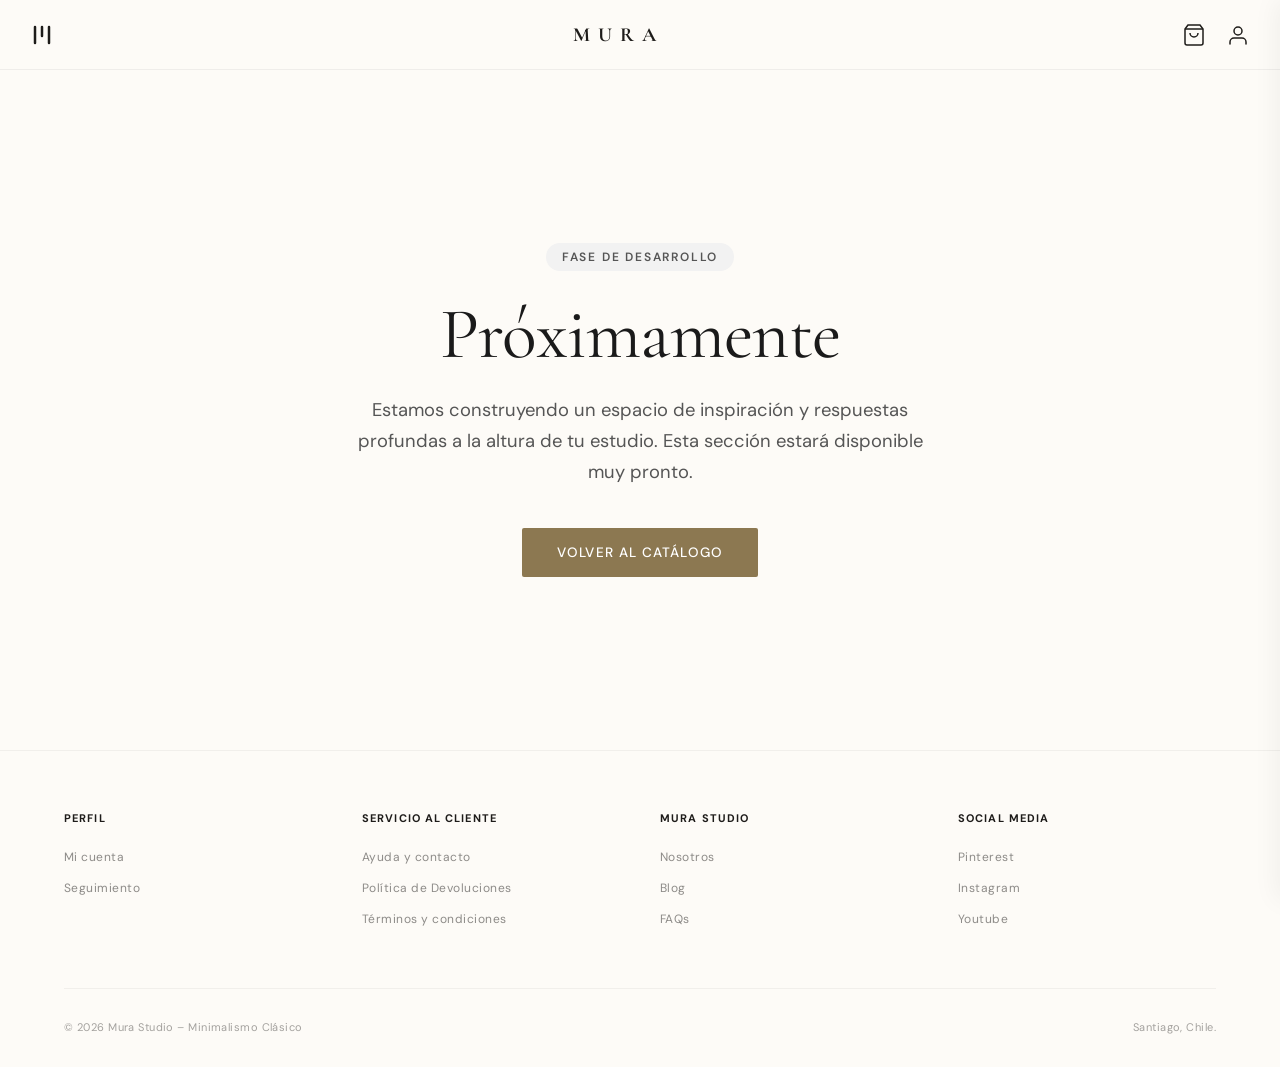
<file: proximamente.html>
<!doctype html>
<html lang="es">
  <head>
    <meta charset="UTF-8" />
    <meta name="viewport" content="width=device-width, initial-scale=1.0" />
    <title>Nosotros • Mura Studio</title>

    <!-- Fuentes Editoriales y Minimalistas -->
    <link rel="preconnect" href="https://fonts.googleapis.com" />
    <link rel="preconnect" href="https://fonts.gstatic.com" crossorigin />
    <link
      href="https://fonts.googleapis.com/css2?family=Cormorant+Garamond:ital,wght@0,300..700;1,300..700&family=DM+Sans:ital,opsz,wght@0,9..40,100..1000;1,9..40,100..1000&display=swap"
      rel="stylesheet"
    />

    <!-- Estilos Propios -->
    <link rel="stylesheet" href="css/main.css" />
  </head>
  <body>
    <header class="site-header">
      <div class="header-container">
        <div class="header-action-left">
          <button
            class="icon-btn icon-btn-menu"
            id="openMenuBtn"
            aria-label="Abrir menú"
          >
            <svg
              width="24"
              height="24"
              viewBox="0 0 24 24"
              fill="none"
              xmlns="http://www.w3.org/2000/svg"
            >
              <path
                d="M5 4V20"
                stroke="currentColor"
                stroke-width="2.5"
                stroke-linecap="round"
              />
              <path
                d="M12 4V13"
                stroke="currentColor"
                stroke-width="2.5"
                stroke-linecap="round"
              />
              <path
                d="M19 4V20"
                stroke="currentColor"
                stroke-width="2.5"
                stroke-linecap="round"
              />
            </svg>
          </button>
        </div>

        <div class="header-logo site-logo">
          <a href="index.html">MURA</a>
        </div>

        <div class="header-actions-right">
          <!-- Eliminar o comentar este botón:
          <button class="icon-btn" aria-label="Buscar producto">
            <svg
              width="24"
              height="24"
              viewBox="0 0 24 24"
              fill="none"
              stroke="currentColor"
              stroke-width="1.5"
            >
              <circle cx="11" cy="11" r="8" />
              <line x1="21" y1="21" x2="16.65" y2="16.65" />
            </svg>
          </button> -->

          <!-- 🛠️ CORREGIDO: Se removió onclick inline y se asignó un ID sólido -->
          <button
            class="icon-btn header-cart-toggle"
            id="cartToggleBtn"
            aria-label="Ver carrito"
          >
            <svg
              width="24"
              height="24"
              viewBox="0 0 24 24"
              fill="none"
              stroke="currentColor"
              stroke-width="1.5"
            >
              <path d="M6 2L3 6v14a2 2 0 0 0 2 2h14a2 2 0 0 0 2-2V6l-3-4z" />
              <line x1="3" y1="6" x2="21" y2="6" />
              <path d="M16 10a4 4 0 0 1-8 0" />
            </svg>
            <span class="cart-dot"></span>
          </button>

          <a href="mi-cuenta.html" class="icon-btn" aria-label="Mi cuenta">
            <svg
              width="24"
              height="24"
              viewBox="0 0 24 24"
              fill="none"
              stroke="currentColor"
              stroke-width="1.5"
              stroke-linecap="round"
              stroke-linejoin="round"
            >
              <circle cx="12" cy="8" r="4" />
              <path d="M20 21v-2a4 4 0 0 0-4-4H8a4 4 0 0 0-4 4v2" />
            </svg>
          </a>
        </div>
      </div>
    </header>
    <!-- Menú de Navegación Lateral Izquierdo -->
    <aside class="menu-drawer" id="menuDrawer">
      <div class="drawer-header">
        <button
          class="icon-btn close-btn"
          id="closeMenuBtn"
          aria-label="Cerrar menú"
        >
          <svg
            width="24"
            height="24"
            viewBox="0 0 24 24"
            fill="none"
            xmlns="http://www.w3.org/2000/svg"
          >
            <path
              d="M18 6L6 18M6 6L18 18"
              stroke="currentColor"
              stroke-width="1.5"
              stroke-linecap="round"
              stroke-linejoin="round"
            />
          </svg>
        </button>
        <span class="drawer-brand">MURA</span>
      </div>
      <nav class="drawer-nav">
         <ul class="drawer-links">
          <li>
            <a href="#" class="nav-link-filter" data-category="todo">Todo</a>
          </li>
          <li>
            <a href="#" class="nav-link-filter" data-category="colecciones"
              >Colecciones</a
            >
          </li>
          <li>
            <a href="#" class="nav-link-filter" data-category="planificacion"
              >Planificación</a
            >
          </li>
          <li>
            <a href="#" class="nav-link-filter" data-category="escritorio"
              >Escritorio</a
            >
          </li>
          <li>
            <a href="#" class="nav-link-filter" data-category="archivo"
              >Archivo</a
            >
          </li>
          <!-- Separador visual sutil -->
          <div class="drawer-divider"></div>
          <li><a href="nosotros.html">Sobre Mura</a></li>
          <li><a href="mi-cuenta.html">Mi Cuenta</a></li>
          <li><a href="seguimiento.html">Seguimiento de Pedido</a></li>
          <li><a href="contacto.html">Ayuda y Contacto</a></li>
          <li><a href="reembolsos.html">Política de Devoluciones</a></li>
        </ul>
      </nav>
    </aside>

    <aside class="cart-drawer" id="cart-drawer">
      <div class="drawer-header">
        <button
          class="icon-btn close-btn"
          id="closeCartBtn"
          aria-label="Cerrar carrito"
        >
          <svg
            width="24"
            height="24"
            viewBox="0 0 24 24"
            fill="none"
            stroke="currentColor"
            stroke-width="1.5"
          >
            <path d="M18 6L6 18M6 6L18 18" stroke-linecap="round" />
          </svg>
        </button>
        <span class="drawer-brand">TU COLECCIÓN</span>
      </div>

      <div class="cart-body"></div>

      <div class="cart-footer">
        <div class="cart-total-row">
          <span>Subtotal:</span>
          <span class="total-price">$0</span>
        </div>
        <button class="btn checkout-submit-btn">PROCESAR COMPRA</button>
      </div>
    </aside>
    <!-- Contenido de la página -->
    <main>
      <section class="coming-soon-container">
        <div class="coming-soon-content">
          <span class="coming-tag">Fase de Desarrollo</span>
          <h1>Próximamente</h1>
          <p class="coming-text">
            Estamos construyendo un espacio de inspiración y respuestas
            profundas a la altura de tu estudio. Esta sección estará disponible
            muy pronto.
          </p>
          <div class="coming-actions">
            <button onclick="history.back()" class="btn-mura-dark">Volver al Catálogo</button>
          </div>
        </div>
      </section>
    </main>
    <footer class="site-footer">
      <div class="footer-container">
        <div class="footer-nav">
          <div class="footer-group">
            <button class="footer-trigger" aria-expanded="false">
              PERFIL <span class="footer-icon"></span>
            </button>
            <div class="footer-panel">
              <ul class="footer-links">
                <li><a href="mi-cuenta.html">Mi cuenta</a></li>
                <li><a href="seguimiento.html">Seguimiento</a></li>
              </ul>
            </div>
          </div>

          <div class="footer-group">
            <button class="footer-trigger" aria-expanded="false">
              SERVICIO AL CLIENTE <span class="footer-icon"></span>
            </button>
            <div class="footer-panel">
              <ul class="footer-links">
                <li><a href="contacto.html">Ayuda y contacto</a></li>
                <li><a href="reembolsos.html">Política de Devoluciones</a></li>
                <li><a href="proximamente.html">Términos y condiciones</a></li>
              </ul>
            </div>
          </div>

          <div class="footer-group">
            <button class="footer-trigger" aria-expanded="false">
              MURA STUDIO <span class="footer-icon"></span>
            </button>
            <div class="footer-panel">
              <ul class="footer-links">
                <li><a href="nosotros.html">Nosotros</a></li>
                <li><a href="proximamente.html">Blog</a></li>
                <li><a href="proximamente.html">FAQs</a></li>
              </ul>
            </div>
          </div>

          <div class="footer-group">
            <button class="footer-trigger" aria-expanded="false">
              SOCIAL MEDIA <span class="footer-icon"></span>
            </button>
            <div class="footer-panel">
              <ul class="footer-links">
                <li>
                  <a href="https://pinterest.com" target="_blank" rel="noopener"
                    >Pinterest</a
                  >
                </li>
                <li>
                  <a href="https://instagram.com" target="_blank" rel="noopener"
                    >Instagram</a
                  >
                </li>
                <li>
                  <a href="https://youtube.com" target="_blank" rel="noopener"
                    >Youtube</a
                  >
                </li>
              </ul>
            </div>
          </div>
        </div>

        <div class="footer-bottom">
          <p class="copyright">© 2026 Mura Studio – Minimalismo Clásico</p>
          <p class="location">Santiago, Chile.</p>
        </div>
      </div>
    </footer>
    <div class="drawer-overlay" id="drawerOverlay"></div>

    <script src="https://cdn.jsdelivr.net/npm/swiper@11/swiper-bundle.min.js"></script>
    <script src="js/products.js"></script>
    <script src="js/cart.js"></script>
    <script src="js/main.js"></script>
  </body>
</html>
</file>
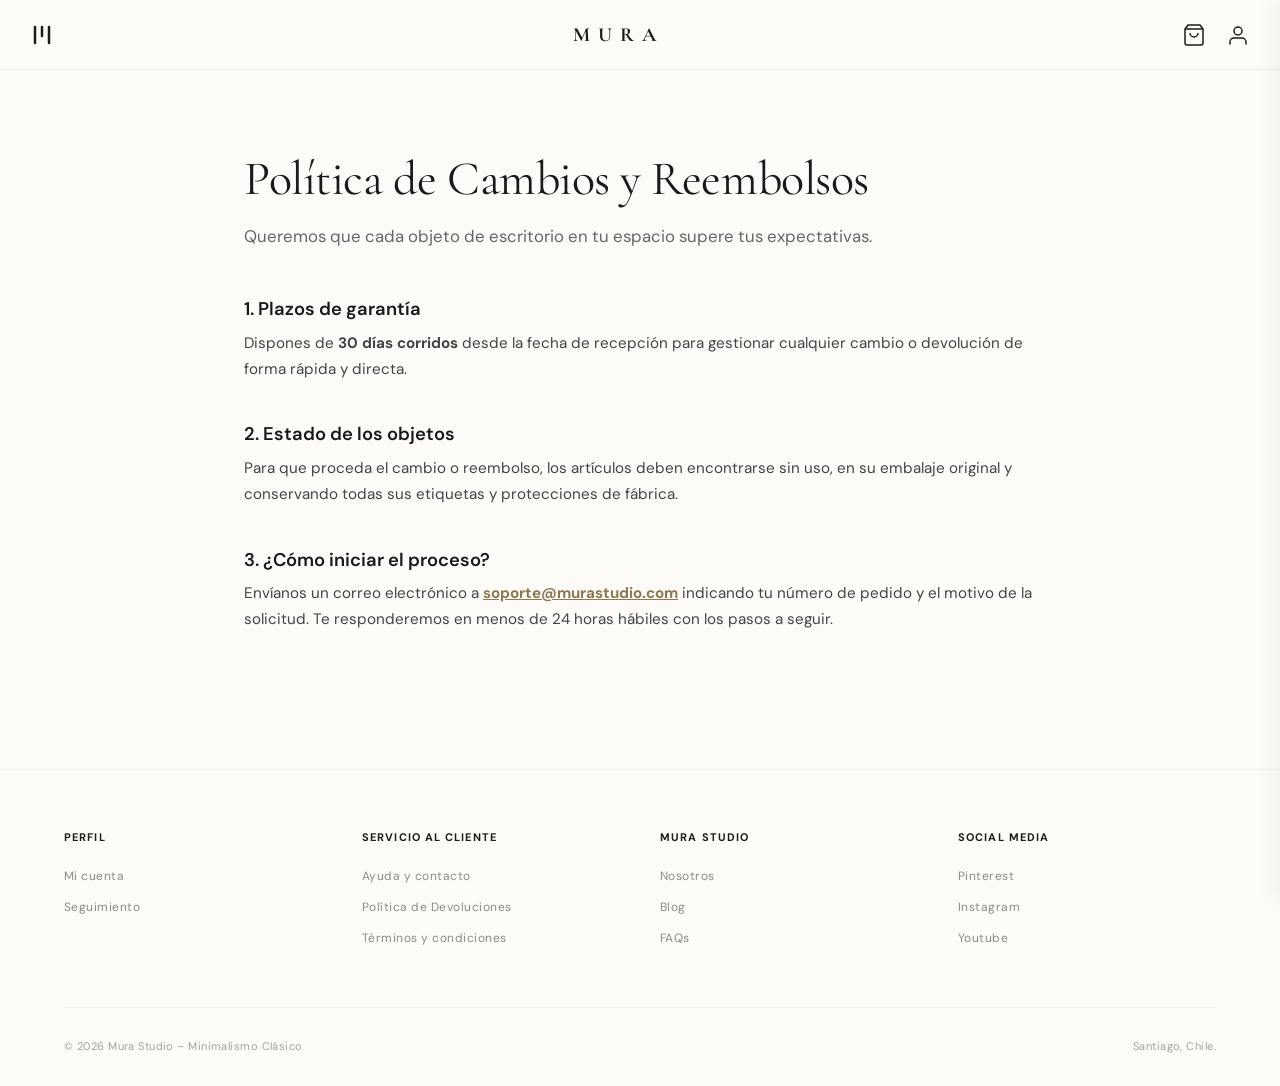
<file: reembolsos.html>
<!doctype html>
<html lang="es">
  <head>
    <meta charset="UTF-8" />
    <meta name="viewport" content="width=device-width, initial-scale=1.0" />
    <title>Reembolsos • Mura Studio</title>

    <!-- Fuentes Editoriales y Minimalistas -->
    <link rel="preconnect" href="https://fonts.googleapis.com" />
    <link rel="preconnect" href="https://fonts.gstatic.com" crossorigin />
    <link
      href="https://fonts.googleapis.com/css2?family=Cormorant+Garamond:ital,wght@0,300..700;1,300..700&family=DM+Sans:ital,opsz,wght@0,9..40,100..1000;1,9..40,100..1000&display=swap"
      rel="stylesheet"
    />

    <!-- Estilos Propios -->
    <link rel="stylesheet" href="css/main.css" />
  </head>
  <body>
    <header class="site-header">
      <div class="header-container">
        <div class="header-action-left">
          <button
            class="icon-btn icon-btn-menu"
            id="openMenuBtn"
            aria-label="Abrir menú"
          >
            <svg
              width="24"
              height="24"
              viewBox="0 0 24 24"
              fill="none"
              xmlns="http://www.w3.org/2000/svg"
            >
              <path
                d="M5 4V20"
                stroke="currentColor"
                stroke-width="2.5"
                stroke-linecap="round"
              />
              <path
                d="M12 4V13"
                stroke="currentColor"
                stroke-width="2.5"
                stroke-linecap="round"
              />
              <path
                d="M19 4V20"
                stroke="currentColor"
                stroke-width="2.5"
                stroke-linecap="round"
              />
            </svg>
          </button>
        </div>

        <div class="header-logo site-logo">
          <a href="index.html">MURA</a>
        </div>

        <div class="header-actions-right">
          <!-- Eliminar o comentar este botón:
          <button class="icon-btn" aria-label="Buscar producto">
            <svg
              width="24"
              height="24"
              viewBox="0 0 24 24"
              fill="none"
              stroke="currentColor"
              stroke-width="1.5"
            >
              <circle cx="11" cy="11" r="8" />
              <line x1="21" y1="21" x2="16.65" y2="16.65" />
            </svg>
          </button> -->

          <!-- 🛠️ CORREGIDO: Se removió onclick inline y se asignó un ID sólido -->
          <button
            class="icon-btn header-cart-toggle"
            id="cartToggleBtn"
            aria-label="Ver carrito"
          >
            <svg
              width="24"
              height="24"
              viewBox="0 0 24 24"
              fill="none"
              stroke="currentColor"
              stroke-width="1.5"
            >
              <path d="M6 2L3 6v14a2 2 0 0 0 2 2h14a2 2 0 0 0 2-2V6l-3-4z" />
              <line x1="3" y1="6" x2="21" y2="6" />
              <path d="M16 10a4 4 0 0 1-8 0" />
            </svg>
            <span class="cart-dot"></span>
          </button>

          <a href="mi-cuenta.html" class="icon-btn" aria-label="Mi cuenta">
            <svg
              width="24"
              height="24"
              viewBox="0 0 24 24"
              fill="none"
              stroke="currentColor"
              stroke-width="1.5"
              stroke-linecap="round"
              stroke-linejoin="round"
            >
              <circle cx="12" cy="8" r="4" />
              <path d="M20 21v-2a4 4 0 0 0-4-4H8a4 4 0 0 0-4 4v2" />
            </svg>
          </a>
        </div>
      </div>
    </header>
    <!-- Menú de Navegación Lateral Izquierdo -->
    <aside class="menu-drawer" id="menuDrawer">
      <div class="drawer-header">
        <button
          class="icon-btn close-btn"
          id="closeMenuBtn"
          aria-label="Cerrar menú"
        >
          <svg
            width="24"
            height="24"
            viewBox="0 0 24 24"
            fill="none"
            xmlns="http://www.w3.org/2000/svg"
          >
            <path
              d="M18 6L6 18M6 6L18 18"
              stroke="currentColor"
              stroke-width="1.5"
              stroke-linecap="round"
              stroke-linejoin="round"
            />
          </svg>
        </button>
        <span class="drawer-brand">MURA</span>
      </div>
      <nav class="drawer-nav">
         <ul class="drawer-links">
          <li>
            <a href="#" class="nav-link-filter" data-category="todo">Todo</a>
          </li>
          <li>
            <a href="#" class="nav-link-filter" data-category="colecciones"
              >Colecciones</a
            >
          </li>
          <li>
            <a href="#" class="nav-link-filter" data-category="planificacion"
              >Planificación</a
            >
          </li>
          <li>
            <a href="#" class="nav-link-filter" data-category="escritorio"
              >Escritorio</a
            >
          </li>
          <li>
            <a href="#" class="nav-link-filter" data-category="archivo"
              >Archivo</a
            >
          </li>
          <!-- Separador visual sutil -->
          <div class="drawer-divider"></div>
          <li><a href="nosotros.html">Sobre Mura</a></li>
          <li><a href="mi-cuenta.html">Mi Cuenta</a></li>
          <li><a href="seguimiento.html">Seguimiento de Pedido</a></li>
          <li><a href="contacto.html">Ayuda y Contacto</a></li>
          <li><a href="reembolsos.html">Política de Devoluciones</a></li>
        </ul>
      </nav>
    </aside>

    <aside class="cart-drawer" id="cart-drawer">
      <div class="drawer-header">
        <button
          class="icon-btn close-btn"
          id="closeCartBtn"
          aria-label="Cerrar carrito"
        >
          <svg
            width="24"
            height="24"
            viewBox="0 0 24 24"
            fill="none"
            stroke="currentColor"
            stroke-width="1.5"
          >
            <path d="M18 6L6 18M6 6L18 18" stroke-linecap="round" />
          </svg>
        </button>
        <span class="drawer-brand">TU COLECCIÓN</span>
      </div>

      <div class="cart-body"></div>

      <div class="cart-footer">
        <div class="cart-total-row">
          <span>Subtotal:</span>
          <span class="total-price">$0</span>
        </div>
        <button class="btn checkout-submit-btn">PROCESAR COMPRA</button>
      </div>
    </aside>
    <section class="policy-container">
      <div class="policy-header">
        <h1>Política de Cambios y Reembolsos</h1>
        <p class="subtitle">
          Queremos que cada objeto de escritorio en tu espacio supere tus
          expectativas.
        </p>
      </div>

      <div class="policy-content">
        <article>
          <h2>1. Plazos de garantía</h2>
          <p>
            Dispones de <strong>30 días corridos</strong> desde la fecha de
            recepción para gestionar cualquier cambio o devolución de forma
            rápida y directa.
          </p>
        </article>

        <article>
          <h2>2. Estado de los objetos</h2>
          <p>
            Para que proceda el cambio o reembolso, los artículos deben
            encontrarse sin uso, en su embalaje original y conservando todas sus
            etiquetas y protecciones de fábrica.
          </p>
        </article>

        <article>
          <h2>3. ¿Cómo iniciar el proceso?</h2>
          <p>
            Envíanos un correo electrónico a
            <strong><a href="mailto:tu@correo.com" class="mail">soporte@murastudio.com</a></strong> indicando tu número de
            pedido y el motivo de la solicitud. Te responderemos en menos de 24
            horas hábiles con los pasos a seguir.
          </p>
        </article>
      </div>
    </section>
    <footer class="site-footer">
      <div class="footer-container">
        <div class="footer-nav">
          <div class="footer-group">
            <button class="footer-trigger" aria-expanded="false">
              PERFIL <span class="footer-icon"></span>
            </button>
            <div class="footer-panel">
              <ul class="footer-links">
                <li><a href="mi-cuenta.html">Mi cuenta</a></li>
                <li><a href="seguimiento.html">Seguimiento</a></li>
              </ul>
            </div>
          </div>

          <div class="footer-group">
            <button class="footer-trigger" aria-expanded="false">
              SERVICIO AL CLIENTE <span class="footer-icon"></span>
            </button>
            <div class="footer-panel">
              <ul class="footer-links">
                <li><a href="contacto.html">Ayuda y contacto</a></li>
                <li><a href="reembolsos.html">Política de Devoluciones</a></li>
                <li><a href="proximamente.html">Términos y condiciones</a></li>
              </ul>
            </div>
          </div>

          <div class="footer-group">
            <button class="footer-trigger" aria-expanded="false">
              MURA STUDIO <span class="footer-icon"></span>
            </button>
            <div class="footer-panel">
              <ul class="footer-links">
                <li><a href="nosotros.html">Nosotros</a></li>
                <li><a href="proximamente.html">Blog</a></li>
                <li><a href="proximamente.html">FAQs</a></li>
              </ul>
            </div>
          </div>

          <div class="footer-group">
            <button class="footer-trigger" aria-expanded="false">
              SOCIAL MEDIA <span class="footer-icon"></span>
            </button>
            <div class="footer-panel">
              <ul class="footer-links">
                <li>
                  <a href="https://pinterest.com" target="_blank" rel="noopener"
                    >Pinterest</a
                  >
                </li>
                <li>
                  <a href="https://instagram.com" target="_blank" rel="noopener"
                    >Instagram</a
                  >
                </li>
                <li>
                  <a href="https://youtube.com" target="_blank" rel="noopener"
                    >Youtube</a
                  >
                </li>
              </ul>
            </div>
          </div>
        </div>

        <div class="footer-bottom">
          <p class="copyright">© 2026 Mura Studio – Minimalismo Clásico</p>
          <p class="location">Santiago, Chile.</p>
        </div>
      </div>
    </footer>
    <div class="drawer-overlay" id="drawerOverlay"></div>

    <script src="https://cdn.jsdelivr.net/npm/swiper@11/swiper-bundle.min.js"></script>
    <script src="js/products.js"></script>
    <script src="js/cart.js"></script>
    <script src="js/main.js"></script>
  </body>
</html>
</file>
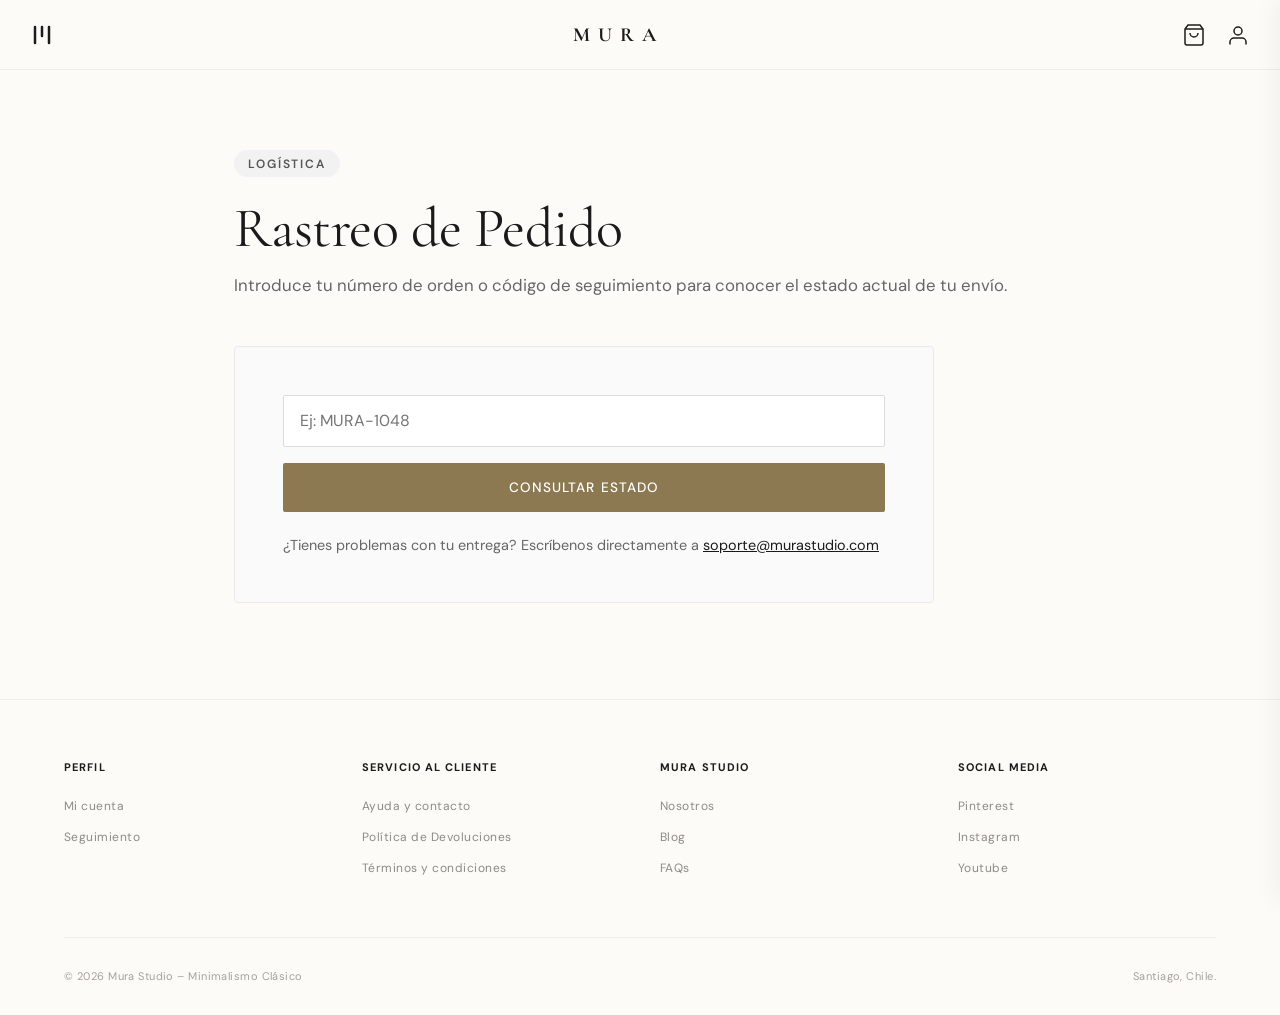
<file: seguimiento.html>
<!doctype html>
<html lang="es">
  <head>
    <meta charset="UTF-8" />
    <meta name="viewport" content="width=device-width, initial-scale=1.0" />
    <title>Contacto • Mura Studio</title>

    <!-- Fuentes Editoriales y Minimalistas -->
    <link rel="preconnect" href="https://fonts.googleapis.com" />
    <link rel="preconnect" href="https://fonts.gstatic.com" crossorigin />
    <link
      href="https://fonts.googleapis.com/css2?family=Cormorant+Garamond:ital,wght@0,300..700;1,300..700&family=DM+Sans:ital,opsz,wght@0,9..40,100..1000;1,9..40,100..1000&display=swap"
      rel="stylesheet"
    />

    <!-- Estilos Propios -->
    <link rel="stylesheet" href="css/main.css" />
  </head>
  <body>
    <header class="site-header">
      <div class="header-container">
        <div class="header-action-left">
          <button
            class="icon-btn icon-btn-menu"
            id="openMenuBtn"
            aria-label="Abrir menú"
          >
            <svg
              width="24"
              height="24"
              viewBox="0 0 24 24"
              fill="none"
              xmlns="http://www.w3.org/2000/svg"
            >
              <path
                d="M5 4V20"
                stroke="currentColor"
                stroke-width="2.5"
                stroke-linecap="round"
              />
              <path
                d="M12 4V13"
                stroke="currentColor"
                stroke-width="2.5"
                stroke-linecap="round"
              />
              <path
                d="M19 4V20"
                stroke="currentColor"
                stroke-width="2.5"
                stroke-linecap="round"
              />
            </svg>
          </button>
        </div>

        <div class="header-logo site-logo">
          <a href="index.html">MURA</a>
        </div>

        <div class="header-actions-right">
          <!-- Eliminar o comentar este botón:
          <button class="icon-btn" aria-label="Buscar producto">
            <svg
              width="24"
              height="24"
              viewBox="0 0 24 24"
              fill="none"
              stroke="currentColor"
              stroke-width="1.5"
            >
              <circle cx="11" cy="11" r="8" />
              <line x1="21" y1="21" x2="16.65" y2="16.65" />
            </svg>
          </button> -->

          <!-- 🛠️ CORREGIDO: Se removió onclick inline y se asignó un ID sólido -->
          <button
            class="icon-btn header-cart-toggle"
            id="cartToggleBtn"
            aria-label="Ver carrito"
          >
            <svg
              width="24"
              height="24"
              viewBox="0 0 24 24"
              fill="none"
              stroke="currentColor"
              stroke-width="1.5"
            >
              <path d="M6 2L3 6v14a2 2 0 0 0 2 2h14a2 2 0 0 0 2-2V6l-3-4z" />
              <line x1="3" y1="6" x2="21" y2="6" />
              <path d="M16 10a4 4 0 0 1-8 0" />
            </svg>
            <span class="cart-dot"></span>
          </button>

          <a href="mi-cuenta.html" class="icon-btn" aria-label="Mi cuenta">
            <svg
              width="24"
              height="24"
              viewBox="0 0 24 24"
              fill="none"
              stroke="currentColor"
              stroke-width="1.5"
              stroke-linecap="round"
              stroke-linejoin="round"
            >
              <circle cx="12" cy="8" r="4" />
              <path d="M20 21v-2a4 4 0 0 0-4-4H8a4 4 0 0 0-4 4v2" />
            </svg>
          </a>
        </div>
      </div>
    </header>
    <!-- Menú de Navegación Lateral Izquierdo -->
    <aside class="menu-drawer" id="menuDrawer">
      <div class="drawer-header">
        <button
          class="icon-btn close-btn"
          id="closeMenuBtn"
          aria-label="Cerrar menú"
        >
          <svg
            width="24"
            height="24"
            viewBox="0 0 24 24"
            fill="none"
            xmlns="http://www.w3.org/2000/svg"
          >
            <path
              d="M18 6L6 18M6 6L18 18"
              stroke="currentColor"
              stroke-width="1.5"
              stroke-linecap="round"
              stroke-linejoin="round"
            />
          </svg>
        </button>
        <span class="drawer-brand">MURA</span>
      </div>
      <nav class="drawer-nav">
         <ul class="drawer-links">
          <li>
            <a href="#" class="nav-link-filter" data-category="todo">Todo</a>
          </li>
          <li>
            <a href="#" class="nav-link-filter" data-category="colecciones"
              >Colecciones</a
            >
          </li>
          <li>
            <a href="#" class="nav-link-filter" data-category="planificacion"
              >Planificación</a
            >
          </li>
          <li>
            <a href="#" class="nav-link-filter" data-category="escritorio"
              >Escritorio</a
            >
          </li>
          <li>
            <a href="#" class="nav-link-filter" data-category="archivo"
              >Archivo</a
            >
          </li>
          <!-- Separador visual sutil -->
          <div class="drawer-divider"></div>
          <li><a href="nosotros.html">Sobre Mura</a></li>
          <li><a href="mi-cuenta.html">Mi Cuenta</a></li>
          <li><a href="seguimiento.html">Seguimiento de Pedido</a></li>
          <li><a href="contacto.html">Ayuda y Contacto</a></li>
          <li><a href="reembolsos.html">Política de Devoluciones</a></li>
        </ul>
      </nav>
    </aside>

    <aside class="cart-drawer" id="cart-drawer">
      <div class="drawer-header">
        <button
          class="icon-btn close-btn"
          id="closeCartBtn"
          aria-label="Cerrar carrito"
        >
          <svg
            width="24"
            height="24"
            viewBox="0 0 24 24"
            fill="none"
            stroke="currentColor"
            stroke-width="1.5"
          >
            <path d="M18 6L6 18M6 6L18 18" stroke-linecap="round" />
          </svg>
        </button>
        <span class="drawer-brand">TU COLECCIÓN</span>
      </div>

      <div class="cart-body"></div>

      <div class="cart-footer">
        <div class="cart-total-row">
          <span>Subtotal:</span>
          <span class="total-price">$0</span>
        </div>
        <button class="btn checkout-submit-btn">PROCESAR COMPRA</button>
      </div>
    </aside>
   <main>
      <section class="tracking-container">
        <div class="tracking-header">
          <span class="account-tag">Logística</span>
          <h1>Rastreo de Pedido</h1>
          <p>Introduce tu número de orden o código de seguimiento para conocer el estado actual de tu envío.</p>
        </div>

        <div class="tracking-box">
          <form class="tracking-form" @submit.prevent>
            <div class="form-group inline-group">
              <input type="text" placeholder="Ej: MURA-1048" required />
              <button type="submit" class="btn-mura-dark">Consultar Estado</button>
            </div>
          </form>
          <div class="tracking-note">
            <p>¿Tienes problemas con tu entrega? Escríbenos directamente a <a href="contacto.html">soporte@murastudio.com</a></p>
          </div>
        </div>
      </section>
    </main>
    <footer class="site-footer">
      <div class="footer-container">
        <div class="footer-nav">
          <div class="footer-group">
            <button class="footer-trigger" aria-expanded="false">
              PERFIL <span class="footer-icon"></span>
            </button>
            <div class="footer-panel">
              <ul class="footer-links">
                <li><a href="mi-cuenta.html">Mi cuenta</a></li>
                <li><a href="seguimiento.html">Seguimiento</a></li>
              </ul>
            </div>
          </div>

          <div class="footer-group">
            <button class="footer-trigger" aria-expanded="false">
              SERVICIO AL CLIENTE <span class="footer-icon"></span>
            </button>
            <div class="footer-panel">
              <ul class="footer-links">
                <li><a href="contacto.html">Ayuda y contacto</a></li>
                <li><a href="reembolsos.html">Política de Devoluciones</a></li>
                <li><a href="proximamente.html">Términos y condiciones</a></li>
              </ul>
            </div>
          </div>

          <div class="footer-group">
            <button class="footer-trigger" aria-expanded="false">
              MURA STUDIO <span class="footer-icon"></span>
            </button>
            <div class="footer-panel">
              <ul class="footer-links">
                <li><a href="nosotros.html">Nosotros</a></li>
                <li><a href="proximamente.html">Blog</a></li>
                <li><a href="proximamente.html">FAQs</a></li>
              </ul>
            </div>
          </div>

          <div class="footer-group">
            <button class="footer-trigger" aria-expanded="false">
              SOCIAL MEDIA <span class="footer-icon"></span>
            </button>
            <div class="footer-panel">
              <ul class="footer-links">
                <li>
                  <a href="https://pinterest.com" target="_blank" rel="noopener"
                    >Pinterest</a
                  >
                </li>
                <li>
                  <a href="https://instagram.com" target="_blank" rel="noopener"
                    >Instagram</a
                  >
                </li>
                <li>
                  <a href="https://youtube.com" target="_blank" rel="noopener"
                    >Youtube</a
                  >
                </li>
              </ul>
            </div>
          </div>
        </div>

        <div class="footer-bottom">
          <p class="copyright">© 2026 Mura Studio – Minimalismo Clásico</p>
          <p class="location">Santiago, Chile.</p>
        </div>
      </div>
    </footer>
    <div class="drawer-overlay" id="drawerOverlay"></div>

    <script src="https://cdn.jsdelivr.net/npm/swiper@11/swiper-bundle.min.js"></script>
    <script src="js/products.js"></script>
    <script src="js/cart.js"></script>
    <script src="js/main.js"></script>
  </body>
</html>
</file>
<file: css/main.css>
/* ==========================================================================
   MURA STUDIO - ARCHIVADOR CENTRAL DE ESTILOS
   ========================================================================== */

@import url('variables.css');
@import url('reset.css');
@import url('layout.css');
@import url('catalog.css');
@import url('products.css');
@import url('carrito.css');
@import url('pages.css');
</file>
